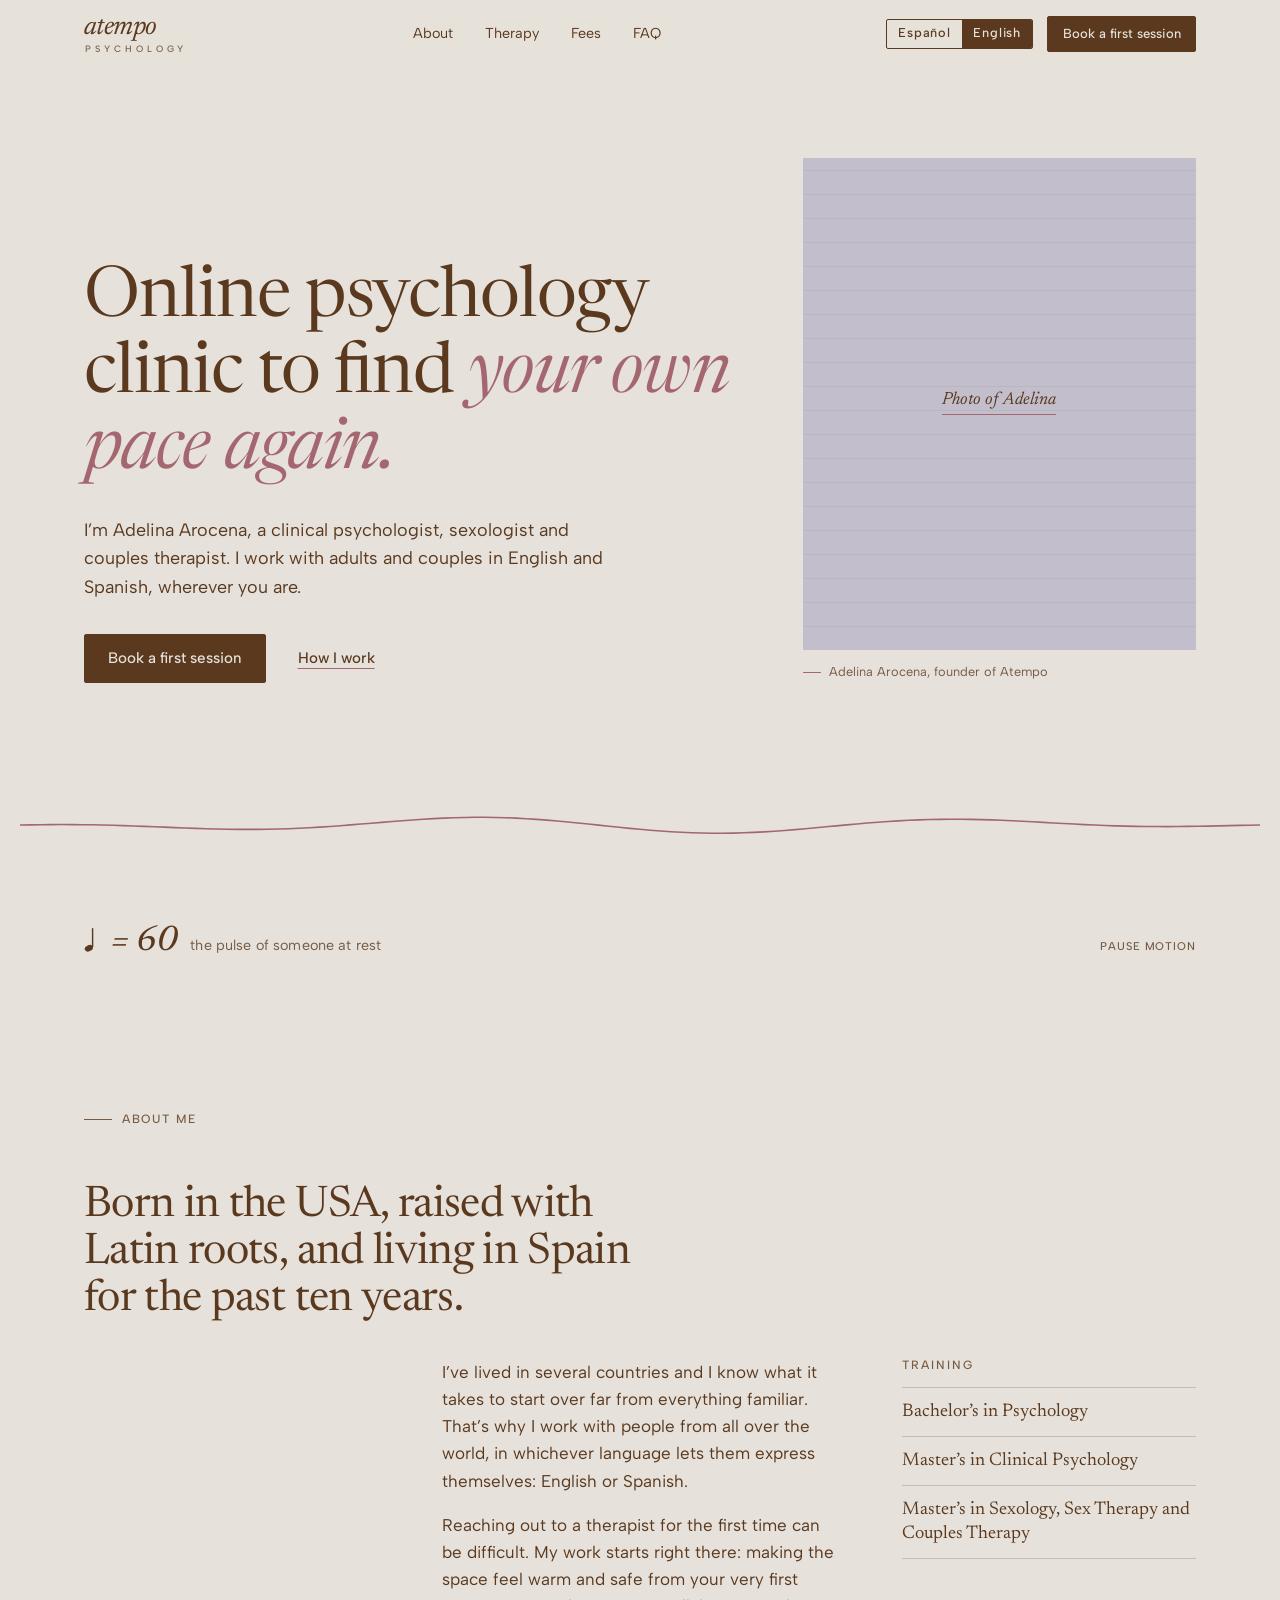
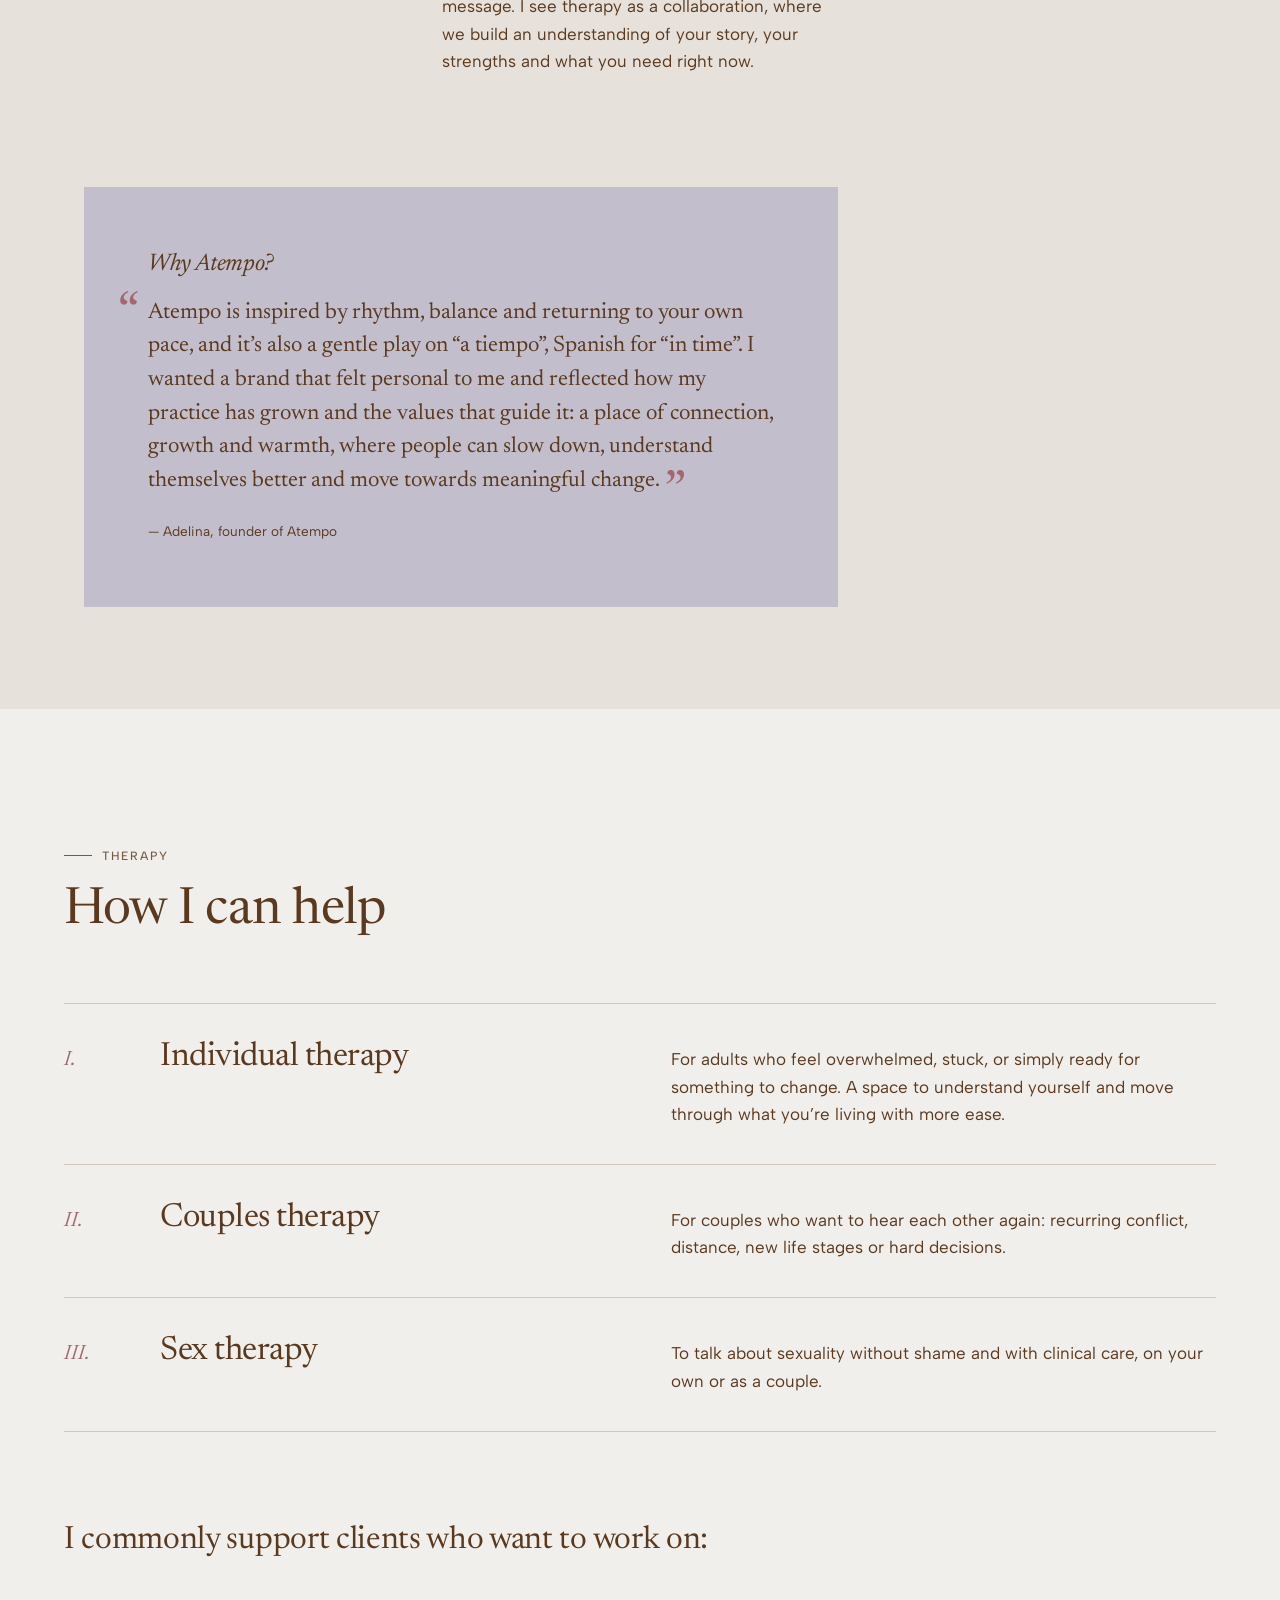
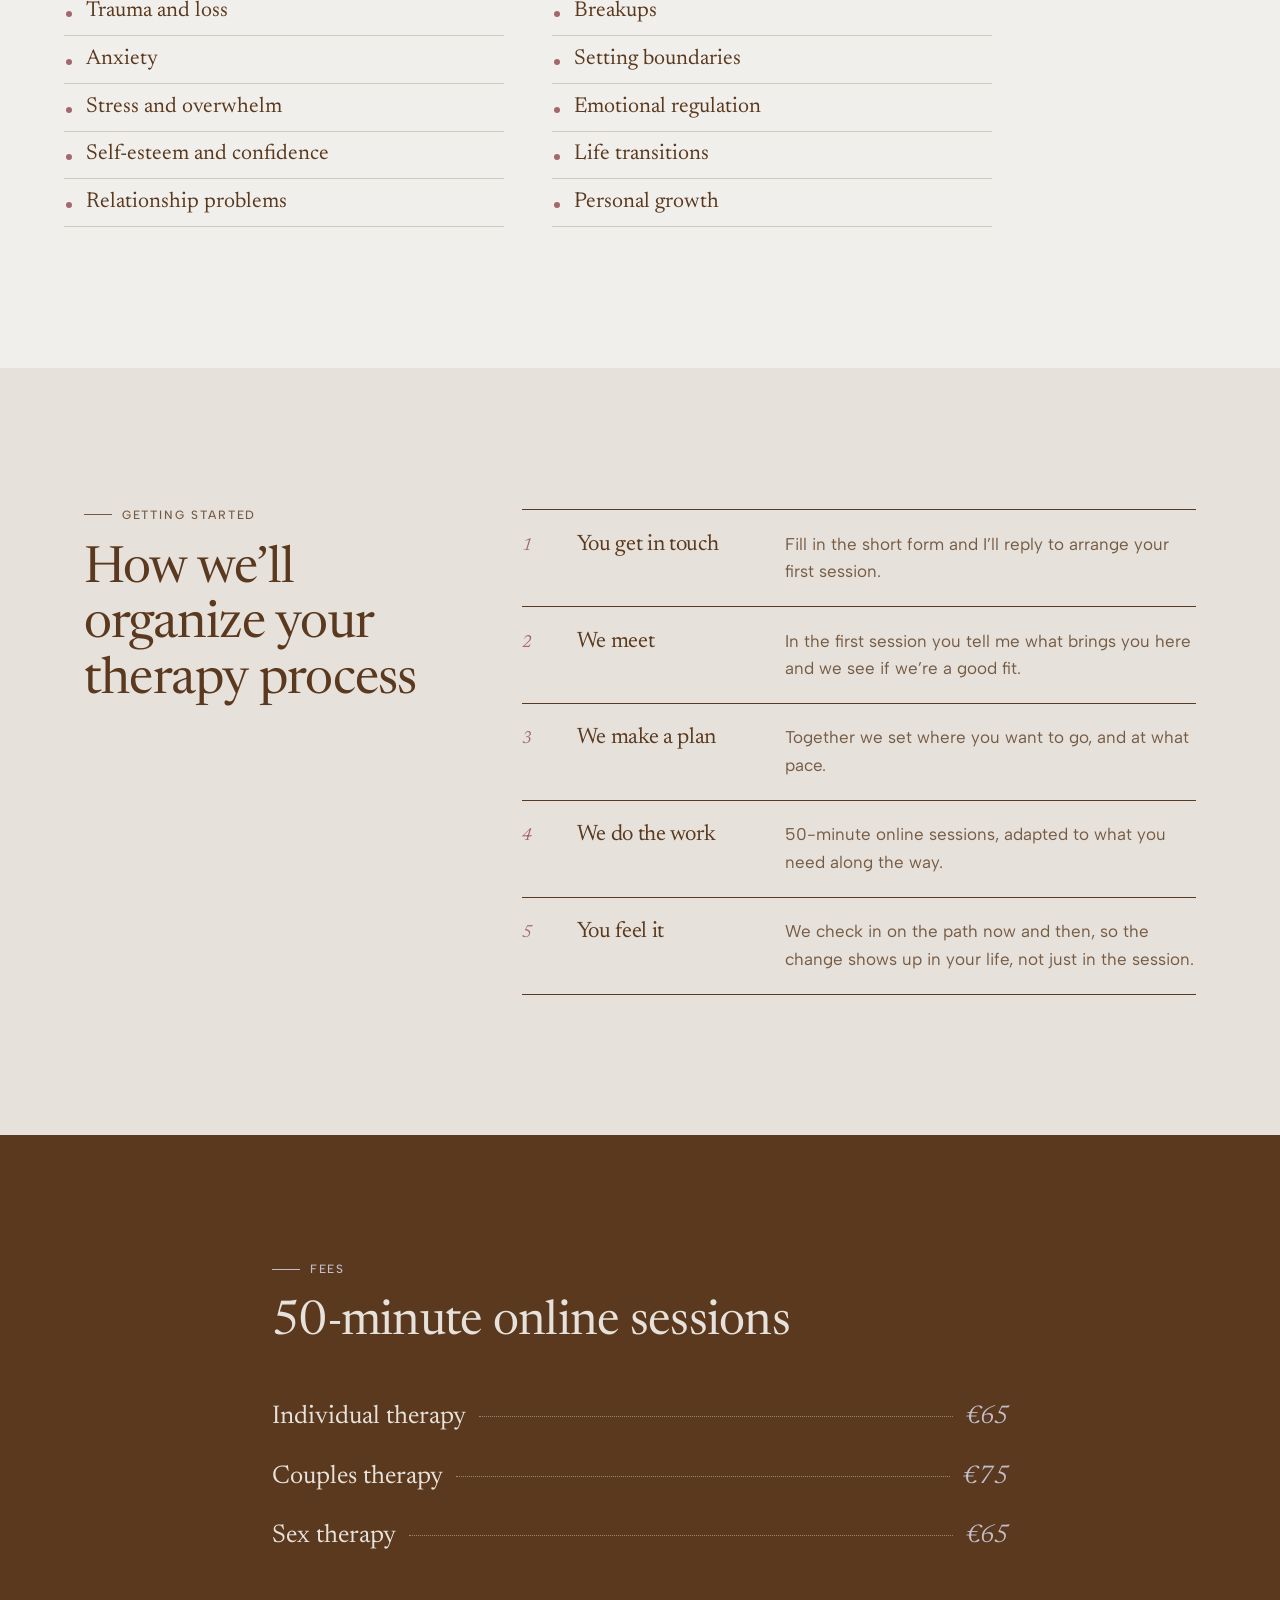
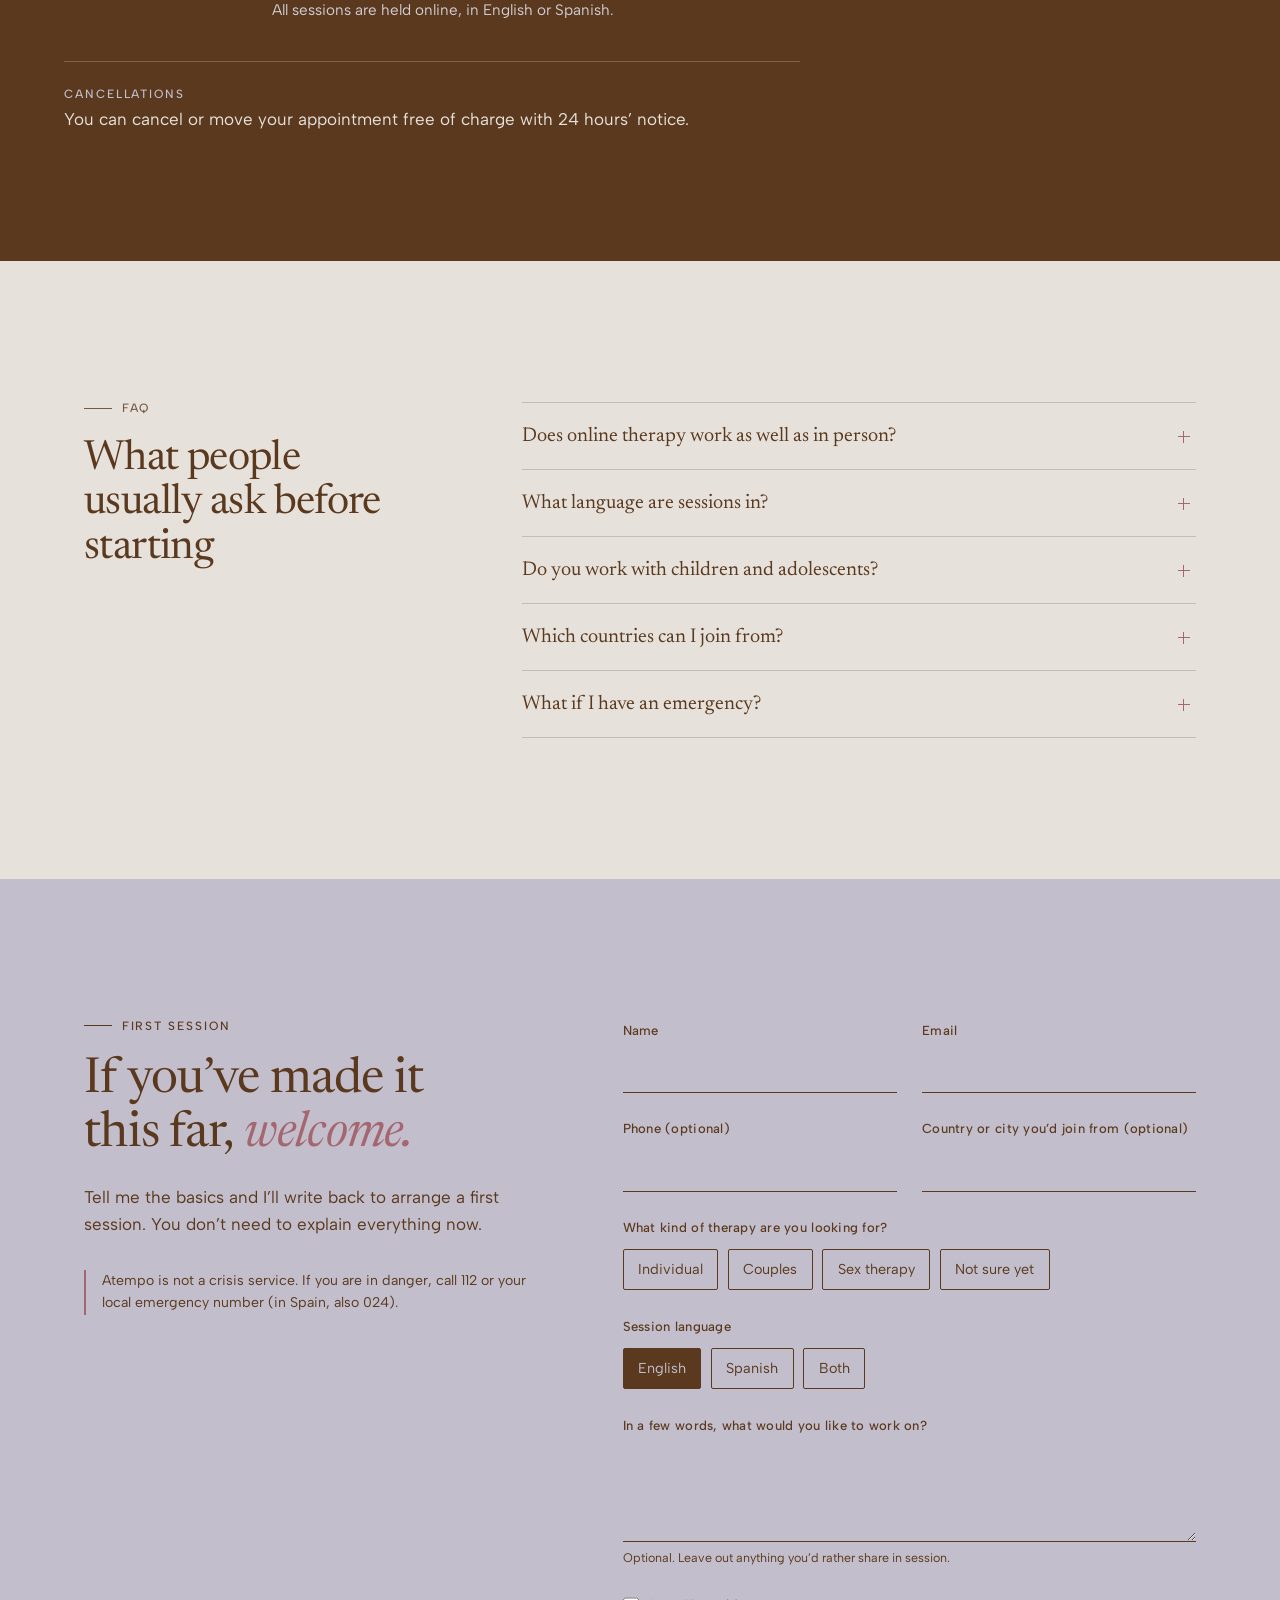
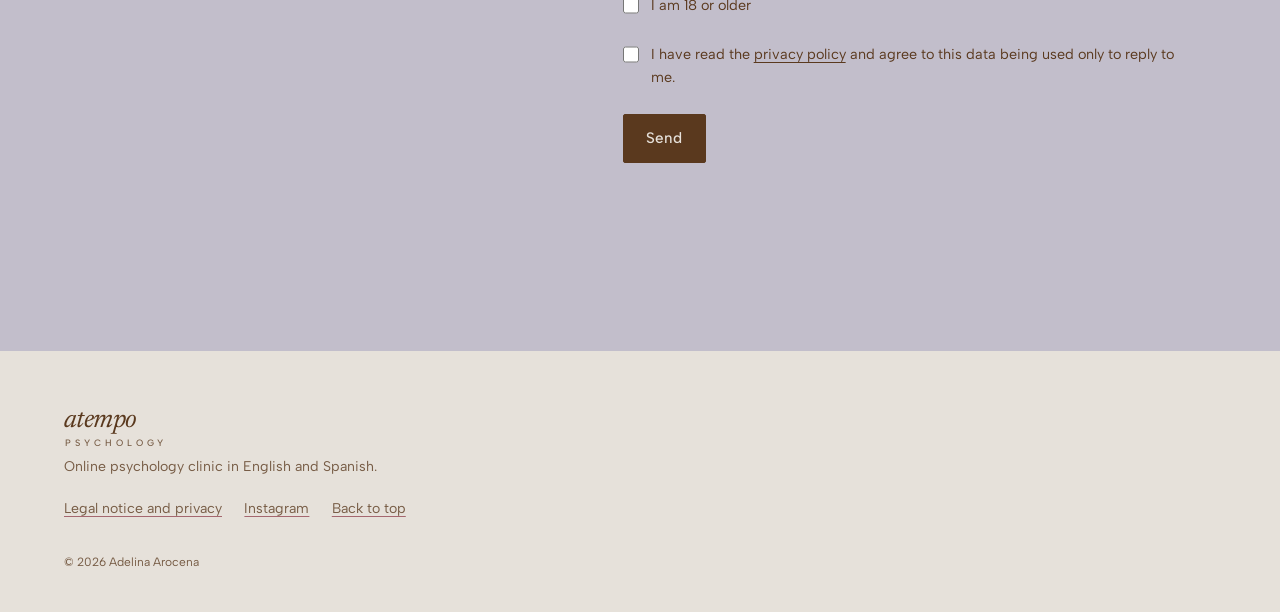
<file: index.html>
<!doctype html>
<html lang="es">
<head>
<meta charset="utf-8">
<meta name="viewport" content="width=device-width, initial-scale=1">
<title>Atempo Psychology · Adelina Arocena, psicóloga clínica online</title>
<meta name="description" content="Clínica de psicología online en español e inglés con Adelina Arocena: terapia individual, de pareja y sexual para adultos, estés donde estés.">
<link rel="canonical" href="https://atempopsychology.com/">
<link rel="alternate" hreflang="es" href="https://atempopsychology.com/">
<link rel="alternate" hreflang="en" href="https://atempopsychology.com/en/">
<link rel="alternate" hreflang="x-default" href="https://atempopsychology.com/">
<meta property="og:url" content="https://atempopsychology.com/">
<meta property="og:image" content="https://atempopsychology.com/assets/img/og.png">
<meta property="og:type" content="website">
<meta property="og:title" content="Atempo Psychology · Adelina Arocena, psicóloga clínica online">
<meta property="og:description" content="Clínica de psicología online en español e inglés con Adelina Arocena: terapia individual, de pareja y sexual para adultos, estés donde estés.">
<meta property="og:locale" content="es_ES">
<meta name="theme-color" content="#E6E1DA">
<link rel="icon" href="assets/img/favicon.svg" type="image/svg+xml">
<link rel="preload" href="assets/fonts/newsreader-latin-opsz-normal.woff2" as="font" type="font/woff2" crossorigin>
<link rel="preload" href="assets/fonts/albert-sans-latin-wght-normal.woff2" as="font" type="font/woff2" crossorigin>
<link rel="stylesheet" href="assets/css/site.css?v=mv6yrdzw">
<style id="theme">@font-face{font-family:"Newsreader";src:url(assets/fonts/newsreader-latin-opsz-normal.woff2) format("woff2");font-weight:200 800;font-style:normal;font-display:swap}
@font-face{font-family:"Newsreader";src:url(assets/fonts/newsreader-latin-opsz-italic.woff2) format("woff2");font-weight:200 800;font-style:italic;font-display:swap}
@font-face{font-family:"Albert Sans";src:url(assets/fonts/albert-sans-latin-wght-normal.woff2) format("woff2");font-weight:100 900;font-style:normal;font-display:swap}
:root{--linen:#E6E1DA;--lav:#C2BECB;--brown:#5A391E;--rose:#A5676F;--serif:"Newsreader",Georgia,serif;--sans:"Albert Sans",system-ui,sans-serif}</style>
<script>document.documentElement.classList.add('js');</script>
<script>
try{if(!localStorage.getItem('atempo-lang')&&!/^es\b/i.test(navigator.language||'')&&!/[?&]lang=es/.test(location.search)){location.replace('en/'+location.hash)}}catch(e){}
</script>
<script type="application/ld+json">{"@context":"https://schema.org","@type":"Psychologist","name":"Atempo Psychology","founder":{"@type":"Person","name":"Adelina Arocena","jobTitle":"psicóloga clínica"},"description":"Clínica de psicología online en español e inglés con Adelina Arocena: terapia individual, de pareja y sexual para adultos, estés donde estés.","url":"https://atempopsychology.com/","areaServed":"Worldwide","availableLanguage":["es","en"],"sameAs":["https://instagram.com/atempo__psych"]}</script>
</head>
<body>
<a class="skip" href="#main">Saltar al contenido</a>

<header class="top" id="top">
  <a class="mark" href="./" aria-label="Atempo Psychology">
    <span class="mark__word">atempo</span><span class="mark__sub">psychology</span>
  </a>
  <nav class="top__nav" aria-label="Principal">
    <a href="#sobre">Sobre mí</a>
    <a href="#terapia">Terapia</a>
    <a href="#honorarios">Honorarios</a>
    <a href="#preguntas">Preguntas</a>
  </nav>
  <div class="top__end">
    <nav class="langs" aria-label="Idioma / Language">
      <a href="./" hreflang="es" lang="es" data-lang="es" class="is-on" aria-current="page"><span class="langs__long">Español</span><span class="langs__short">ES</span></a>
      <a href="en/" hreflang="en" lang="en" data-lang="en"><span class="langs__long">English</span><span class="langs__short">EN</span></a>
    </nav>
    <a class="btn btn--small" href="#contacto">Primera consulta</a>
    <button class="menu-btn" type="button" aria-expanded="false" aria-controls="menu" data-open="Menú" data-close="Cerrar">Menú</button>
  </div>
</header>
<nav class="sheet" id="menu" aria-label="Secciones">
  <ol>
    <li><a href="#sobre">Sobre mí</a></li>
    <li><a href="#terapia">Terapia</a></li>
    <li><a href="#honorarios">Honorarios</a></li>
    <li><a href="#preguntas">Preguntas</a></li>
  </ol>
  <a class="btn" href="#contacto">Primera consulta</a>
</nav>

<main id="main">

<section class="hero" aria-labelledby="hero-title" data-sec="hero">
  <div class="hero__text">
    <h1 id="hero-title">Clínica de psicología online para volver a <em>tu propio ritmo.</em></h1>
    <p class="hero__lead">Soy Adelina Arocena, psicóloga clínica, sexóloga y terapeuta de pareja. Acompaño a adultos y parejas en español y en inglés, estés donde estés.</p>
    <p class="hero__actions">
      <a class="btn" href="#contacto">Pedir una primera consulta</a>
      <a class="link" href="#pasos">Cómo trabajo</a>
    </p>
  </div>
  <figure class="portrait">
    <div class="portrait__frame">
      <div class="portrait__empty" role="img" aria-label="Foto de Adelina"><span>Foto de Adelina</span></div>
    </div>
    <figcaption>Adelina Arocena, fundadora de Atempo</figcaption>
  </figure>
  <div class="pulse" aria-hidden="true">
    <svg class="pulse__svg" viewBox="0 0 1200 80" preserveAspectRatio="none"><path class="pulse__path" d="M0 40 L1200 40"/></svg>
  </div>
  <div class="pulse__row">
  <p class="pulse__label"><span class="pulse__note"><svg viewBox="0 0 10 22" width="12" height="26" aria-hidden="true"><ellipse cx="4" cy="18" rx="3.6" ry="2.6" transform="rotate(-22 4 18)" fill="currentColor"/><path d="M7.2 17V1" stroke="currentColor" stroke-width="1.2"/></svg> = 60</span> <span>el pulso de alguien en calma</span></p>
  <button class="motion" type="button" aria-pressed="false" data-pause="Pausar movimiento" data-play="Reanudar movimiento">Pausar movimiento</button>
  </div>
</section>

<section class="about" id="sobre" aria-labelledby="about-title" data-sec="about">
  <p class="kicker">Sobre mí</p>
  <h2 id="about-title" class="about__title reveal">Nací en Estados Unidos, crecí entre raíces latinas y llevo diez años viviendo en España.</h2>
  <div class="about__body reveal">
    <p>He vivido en varios países y sé lo que es empezar de cero lejos de lo conocido. Por eso trabajo con personas de todas partes del mundo, en el idioma en el que mejor puedan expresarse: español o inglés.</p>
    <p>Dar el paso de escribir a una psicóloga por primera vez puede ser difícil. Mi trabajo empieza ahí: que desde el primer mensaje sientas un espacio cálido y seguro. Entiendo la terapia como un trabajo en equipo, en el que vamos comprendiendo juntos tu historia, tus recursos y lo que necesitas ahora.</p>
  </div>
  <aside class="about__creds reveal" aria-labelledby="creds-title">
    <h3 id="creds-title">Formación</h3>
    <ul><li>Grado en Psicología</li><li>Máster en Psicología Clínica</li><li>Máster en Sexología, Terapia Sexual y Terapia de Pareja</li></ul>
    
    
  </aside>
  <figure class="quote reveal">
    <h3 class="quote__title">¿Por qué Atempo?</h3>
    <blockquote><p>Atempo nace del ritmo, del equilibrio y de volver a tu propio paso. También es un pequeño juego con “a tiempo”. Quería una marca que se sintiera mía y que reflejara cómo ha crecido mi práctica y los valores que la guían: un lugar de conexión, crecimiento y calidez, donde bajar el ritmo, entenderte mejor y avanzar hacia un cambio que tenga sentido para ti.</p></blockquote>
    <figcaption>Adelina, fundadora de Atempo</figcaption>
  </figure>
</section>

<section class="help" id="terapia" aria-labelledby="help-title" data-sec="help">
  <div class="help__head">
    <p class="kicker">Terapia</p>
    <h2 id="help-title">En qué te puedo acompañar</h2>
  </div>
  <ol class="movements">
    <li class="movement reveal">
      <span class="movement__n">I.</span>
      <h3>Terapia individual</h3>
      <p>Para adultos que se sienten desbordados, estancados o simplemente con ganas de cambiar algo. Un espacio para entenderte y moverte con más calma por lo que estás viviendo.</p>
    </li><li class="movement reveal">
      <span class="movement__n">II.</span>
      <h3>Terapia de pareja</h3>
      <p>Para parejas que quieren volver a escucharse: conflictos que se repiten, distancia, cambios de etapa o decisiones difíciles.</p>
    </li><li class="movement reveal">
      <span class="movement__n">III.</span>
      <h3>Terapia sexual</h3>
      <p>Para hablar de sexualidad sin vergüenza y con rigor clínico, en solitario o en pareja.</p>
    </li>
  </ol>
  <div class="themes reveal">
    <h3>Suelo acompañar a personas que quieren trabajar:</h3>
    <ul class="themes__list"><li>Trauma y duelo</li><li>Ansiedad</li><li>Estrés y sensación de desborde</li><li>Autoestima y confianza en ti</li><li>Problemas de pareja</li><li>Rupturas</li><li>Poner límites</li><li>Regulación emocional</li><li>Cambios vitales y adaptación</li><li>Crecimiento personal</li></ul>
  </div>
</section>

<section class="steps" id="pasos" aria-labelledby="steps-title" data-sec="steps">
  <div class="steps__head">
    <p class="kicker">Cómo es empezar</p>
    <h2 id="steps-title">Cómo organizaremos tu proceso de terapia</h2>
  </div>
  <ol class="staff">
    <li class="reveal"><span class="staff__n">1</span><h3>Me escribes</h3><p>Rellenas el formulario con lo básico y te respondo para coordinar la primera sesión.</p></li><li class="reveal"><span class="staff__n">2</span><h3>Nos conocemos</h3><p>En la primera sesión me cuentas qué te trae y vemos si encajamos.</p></li><li class="reveal"><span class="staff__n">3</span><h3>Hacemos un plan</h3><p>Definimos juntas o juntos hacia dónde quieres ir y a qué ritmo.</p></li><li class="reveal"><span class="staff__n">4</span><h3>Trabajamos</h3><p>Sesiones online de 50 minutos, adaptadas a lo que vas necesitando.</p></li><li class="reveal"><span class="staff__n">5</span><h3>Lo notas</h3><p>Revisamos el camino de vez en cuando para que el cambio se sienta en tu vida, no solo en la consulta.</p></li>
  </ol>
</section>

<section class="fees" id="honorarios" aria-labelledby="fees-title" data-sec="fees">
  <p class="kicker">Honorarios</p>
  <h2 id="fees-title">Sesiones online de 50 minutos</h2>
  <dl class="programme">
    <div class="programme__row"><dt>Terapia individual</dt><dd>65 €</dd></div><div class="programme__row"><dt>Terapia de pareja</dt><dd>75 €</dd></div><div class="programme__row"><dt>Terapia sexual</dt><dd>65 €</dd></div>
  </dl>
  <p class="fees__note">Todas las sesiones son online, en español o en inglés.</p>
  <dl class="fees__info">
    
    <div><dt>Cancelaciones</dt><dd>Puedes cancelar o cambiar tu cita sin coste avisando con 24 horas de antelación.</dd></div>
  </dl>
</section>

<section class="faq" id="preguntas" aria-labelledby="faq-title" data-sec="faq">
  <div class="faq__head">
    <p class="kicker">Preguntas</p>
    <h2 id="faq-title">Lo que suele preguntarse antes de empezar</h2>
  </div>
  <div class="faq__list">
    <details><summary>¿La terapia online funciona igual que la presencial?</summary><p>Para la mayoría de las personas, sí. La investigación muestra que la terapia online puede ser tan eficaz como la presencial, y te ahorra desplazamientos: solo necesitas un dispositivo, buena conexión y un sitio donde hablar con tranquilidad. No es lo indicado para todo el mundo; si tienes dudas, escríbeme y lo valoramos.</p></details><details><summary>¿En qué idioma son las sesiones?</summary><p>En español o en inglés, los dos son mis idiomas nativos. Puedes elegir el que te resulte más cómodo, o combinar los dos.</p></details><details><summary>¿Atiendes a menores?</summary><p>No. Atempo solo trabaja con personas mayores de 18 años.</p></details><details><summary>¿Desde qué países puedo hacer terapia contigo?</summary><p>Estés donde estés, aquí estoy para ti.</p></details><details><summary>¿Y si tengo una emergencia?</summary><p>Atempo no es un servicio de urgencias. Si tu vida o la de otra persona corre peligro, llama al 112 o al número de emergencias de tu país. En España también puedes llamar al 024, la línea de atención a la conducta suicida, gratuita y disponible las 24 horas.</p></details>
  </div>
</section>

<section class="contact" id="contacto" aria-labelledby="contact-title" data-sec="contact">
  <div class="contact__intro">
    <p class="kicker">Primera consulta</p>
    <h2 id="contact-title">Si has llegado hasta aquí, <em>bienvenida, bienvenido.</em></h2>
    <p>Cuéntame lo básico y te escribo para coordinar la primera sesión. No hace falta que lo expliques todo ahora.</p>
    
    <p class="contact__crisis">Atempo no es un servicio de urgencias. Si estás en peligro, llama al 112 o al número de emergencias de tu país (en España, también al 024).</p>
  </div>
  <form class="form" method="post" data-endpoint="" data-email=""
        data-sending="Enviando…" data-ok="Gracias. He recibido tu mensaje y te responderé lo antes posible." data-fail="No se ha podido enviar. Escríbeme directamente a" novalidate>
    <input type="hidden" name="_subject" value="Nueva consulta desde atempo">
    <input type="hidden" name="idioma_web" value="es">
    <p class="form__hp" aria-hidden="true"><label>Web <input type="text" name="_gotcha" tabindex="-1" autocomplete="off"></label></p>
    <div class="field"><label for="f-name">Nombre</label><input id="f-name" name="nombre" autocomplete="name" required></div>
    <div class="field"><label for="f-email">Correo electrónico</label><input id="f-email" name="email" type="email" autocomplete="email" required></div>
    <div class="field"><label for="f-phone">Teléfono (opcional)</label><input id="f-phone" name="telefono" type="tel" autocomplete="tel"></div>
    <div class="field"><label for="f-where">País o ciudad desde donde te conectarías (opcional)</label><input id="f-where" name="pais_ciudad" autocomplete="country-name"></div>
    <fieldset class="choice">
      <legend>¿Qué tipo de terapia buscas?</legend>
      <label><input type="radio" name="tipo" value="Individual" required> <span>Individual</span></label><label><input type="radio" name="tipo" value="De pareja"> <span>De pareja</span></label><label><input type="radio" name="tipo" value="Sexual"> <span>Sexual</span></label><label><input type="radio" name="tipo" value="Aún no lo sé"> <span>Aún no lo sé</span></label>
    </fieldset>
    <fieldset class="choice">
      <legend>Idioma de las sesiones</legend>
      <label><input type="radio" name="idioma" value="Español" checked> <span>Español</span></label><label><input type="radio" name="idioma" value="Inglés"> <span>Inglés</span></label><label><input type="radio" name="idioma" value="Los dos"> <span>Los dos</span></label>
    </fieldset>
    <div class="field field--wide"><label for="f-msg">En pocas palabras, ¿qué te gustaría trabajar?</label><textarea id="f-msg" name="mensaje" rows="3" maxlength="800" aria-describedby="f-msg-hint"></textarea><small id="f-msg-hint">Opcional. No incluyas detalles que prefieras contar en sesión.</small></div>
    <label class="check"><input type="checkbox" name="mayor_de_18" value="si" required> <span>Soy mayor de 18 años</span></label>
    <label class="check"><input type="checkbox" name="privacidad" value="si" required> <span>He leído la <a href="privacidad.html">política de privacidad</a> y acepto que se usen estos datos solo para responderme.</span></label>
    <p class="form__end"><button class="btn" type="submit">Enviar</button></p>
    <p class="form__status" role="status" aria-live="polite"></p>
  </form>
</section>

</main>

<a class="dock" href="#contacto" tabindex="-1" aria-hidden="true">Primera consulta</a>

<footer class="foot" data-sec="footer">
  <p class="mark mark--foot"><span class="mark__word">atempo</span><span class="mark__sub">psychology</span></p>
  <p>Clínica de psicología online en español e inglés.</p>
  <p class="foot__links">
    <a href="privacidad.html">Aviso legal y privacidad</a>
    <a href="https://instagram.com/atempo__psych" rel="noopener">Instagram</a>
    <a href="#top">Volver arriba</a>
  </p>
  <p class="foot__small">© 2026 Adelina Arocena</p>
</footer>

<script src="assets/js/site.js?v=mv6yrdzw" defer></script>

</body>
</html>
</file>
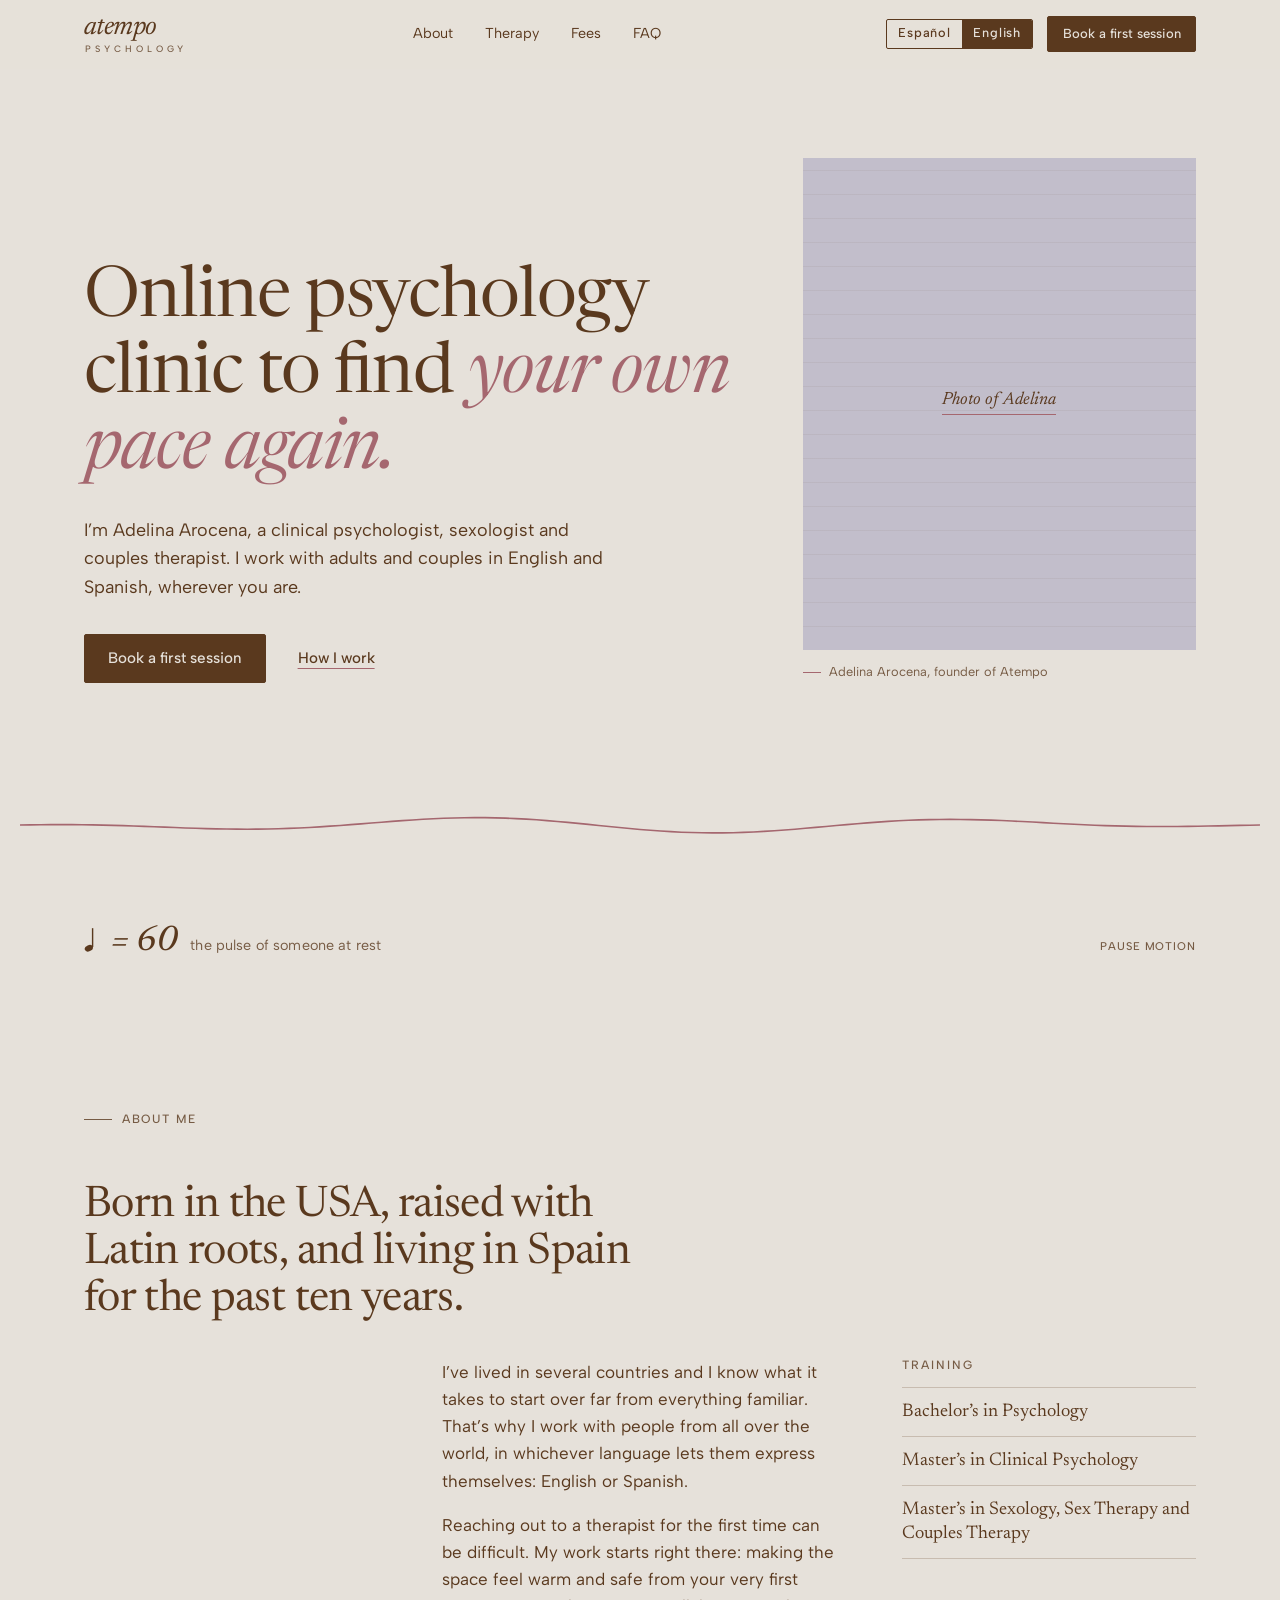
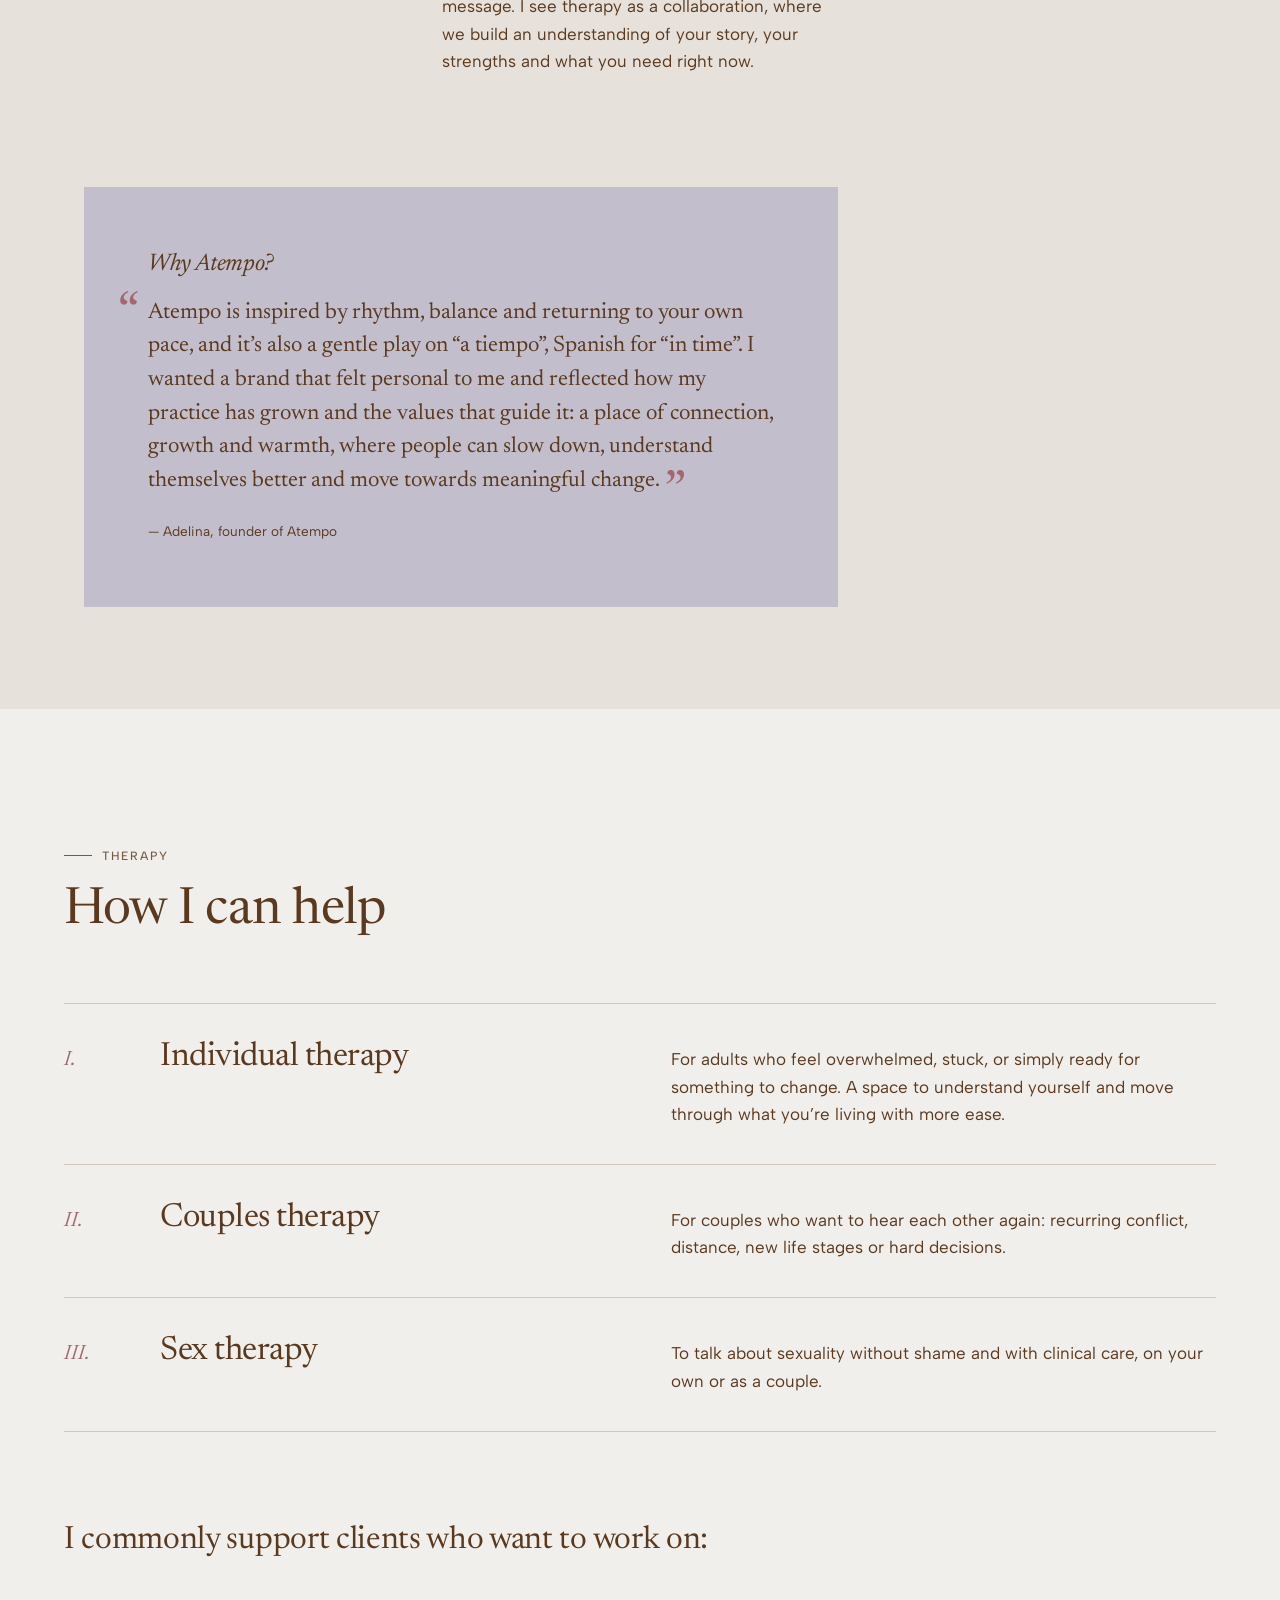
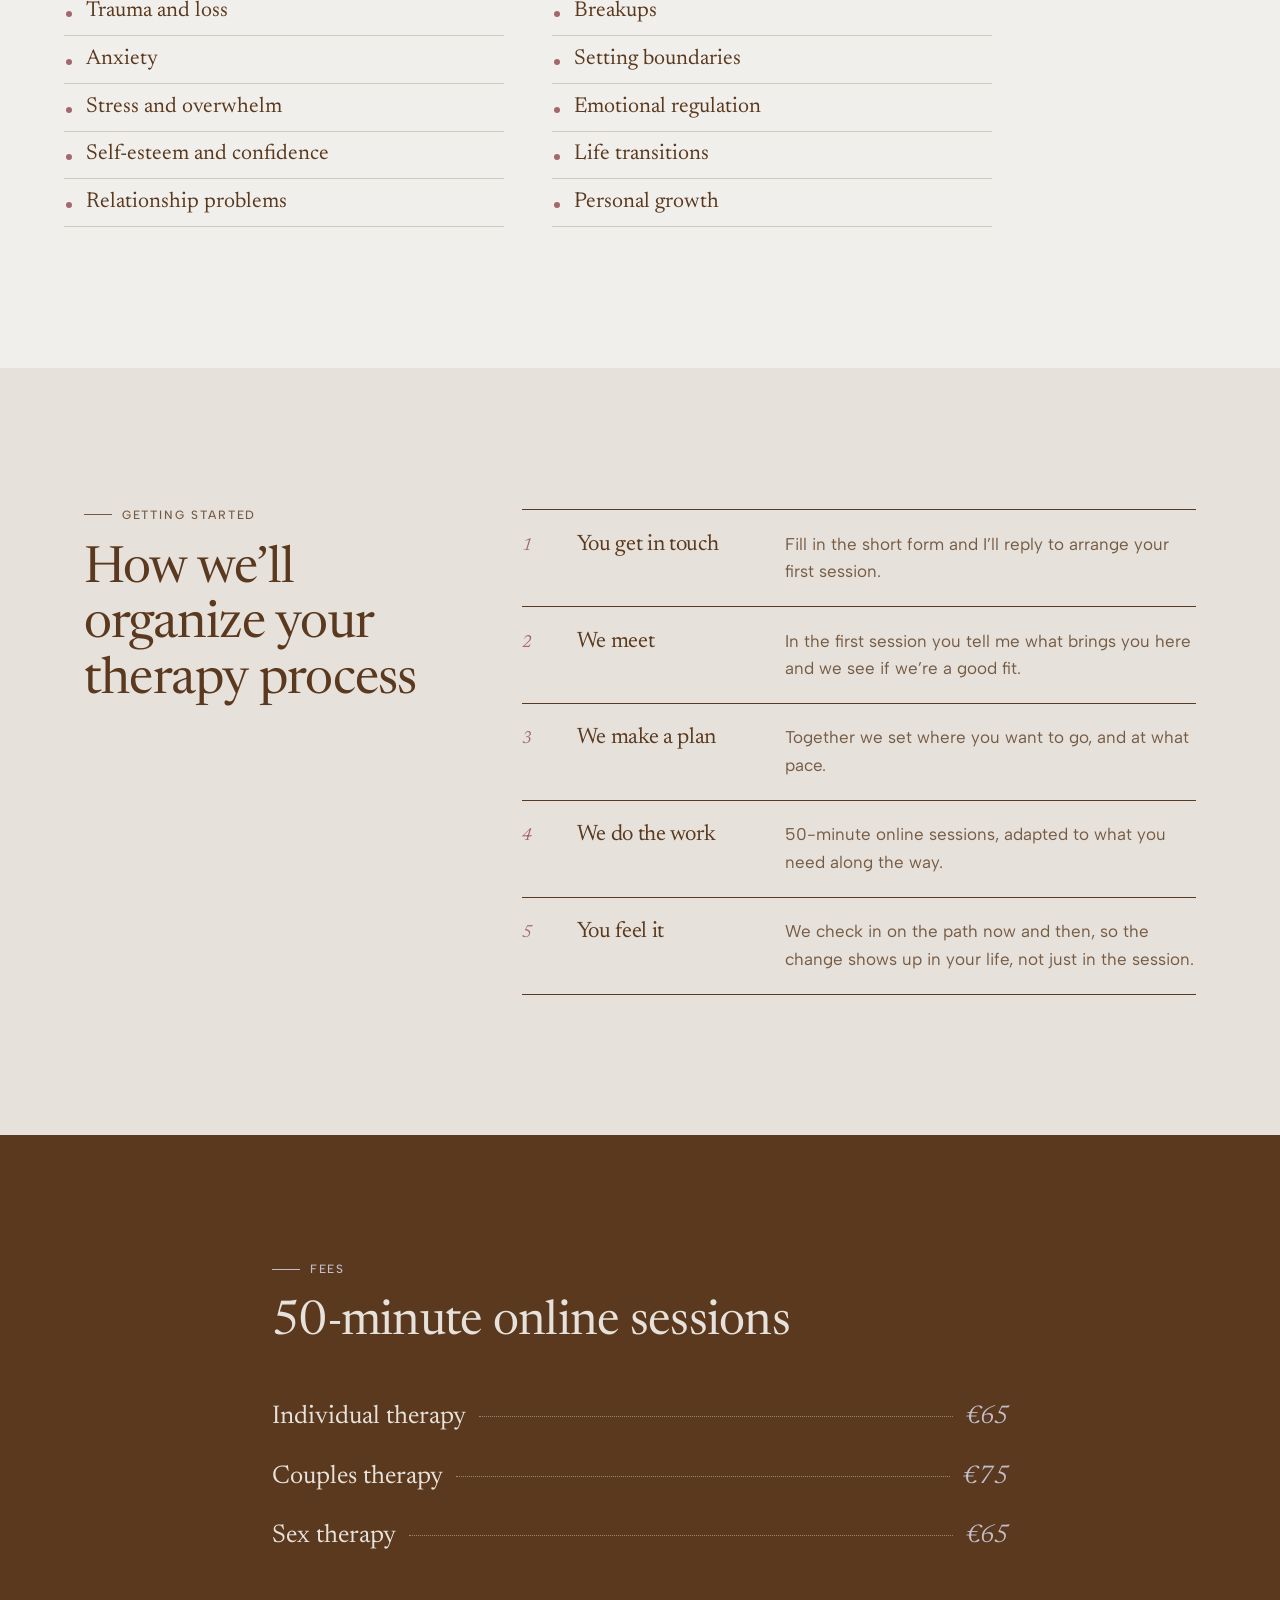
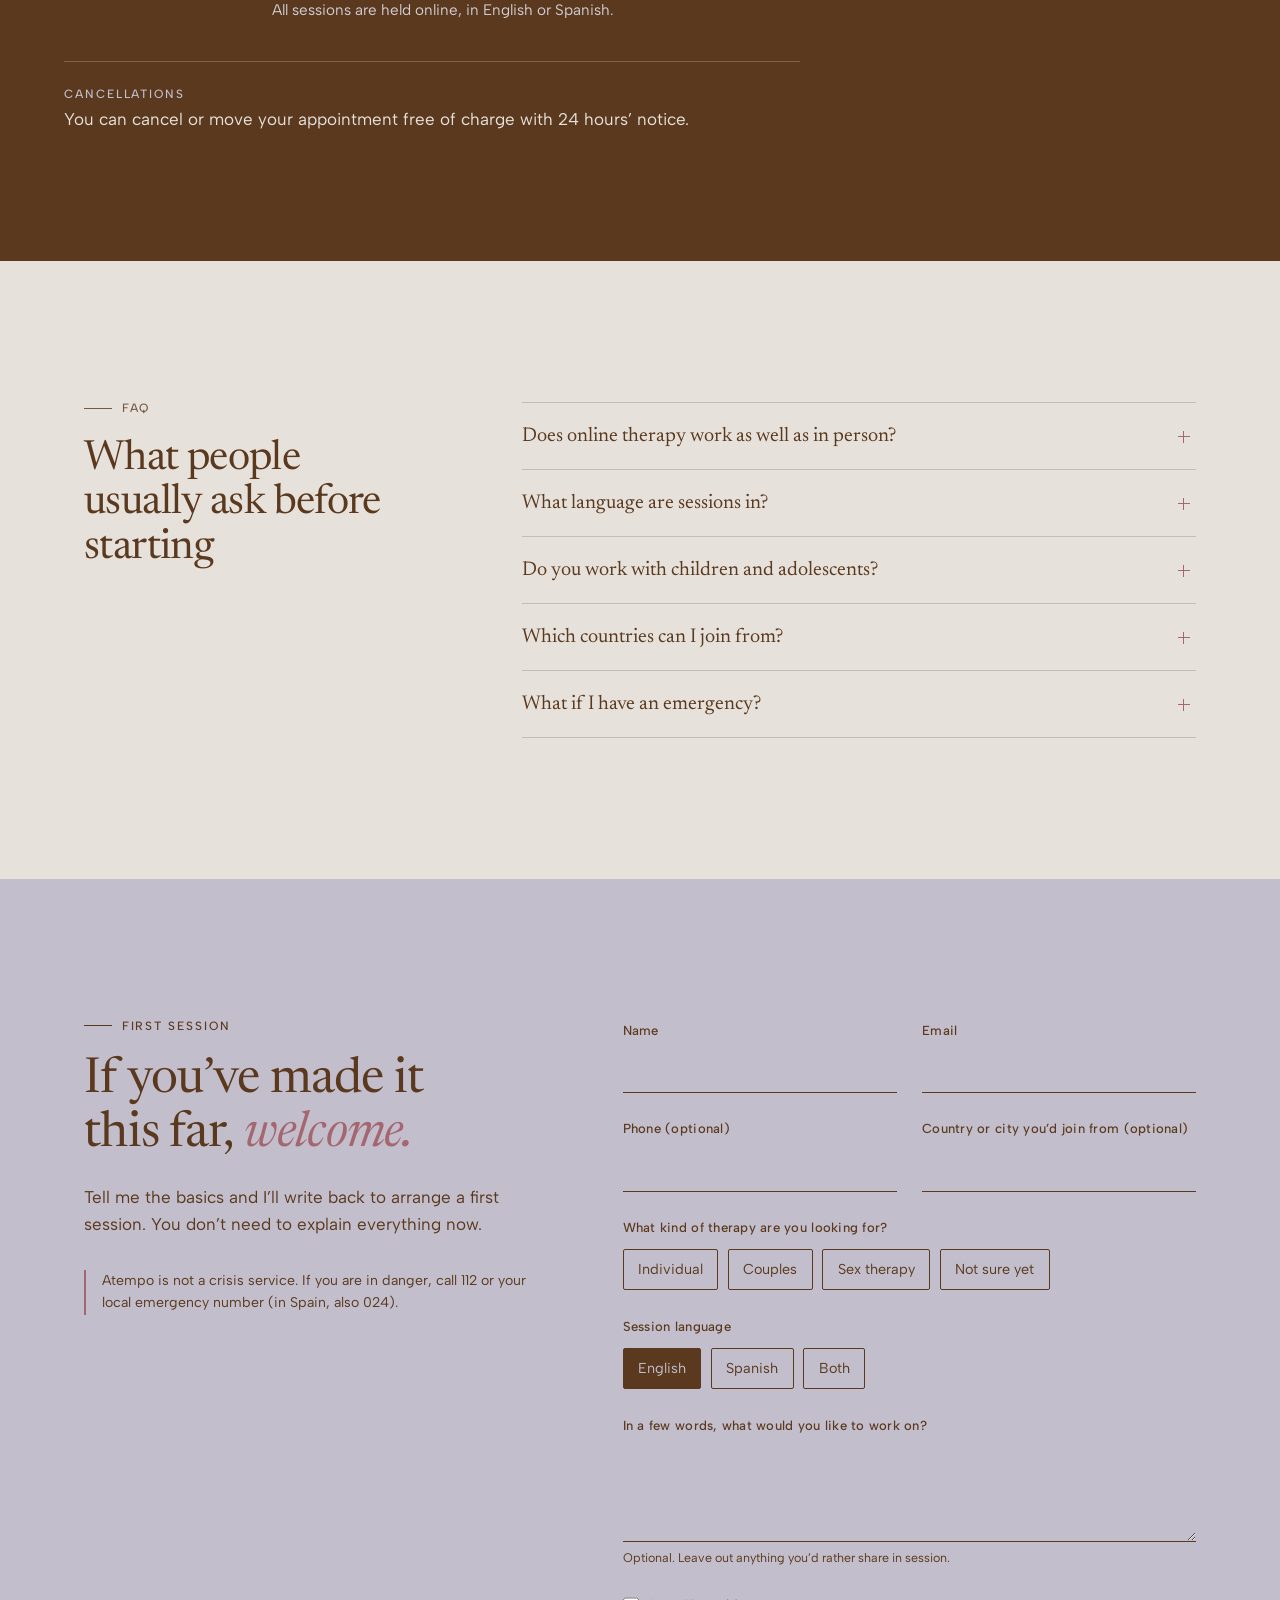
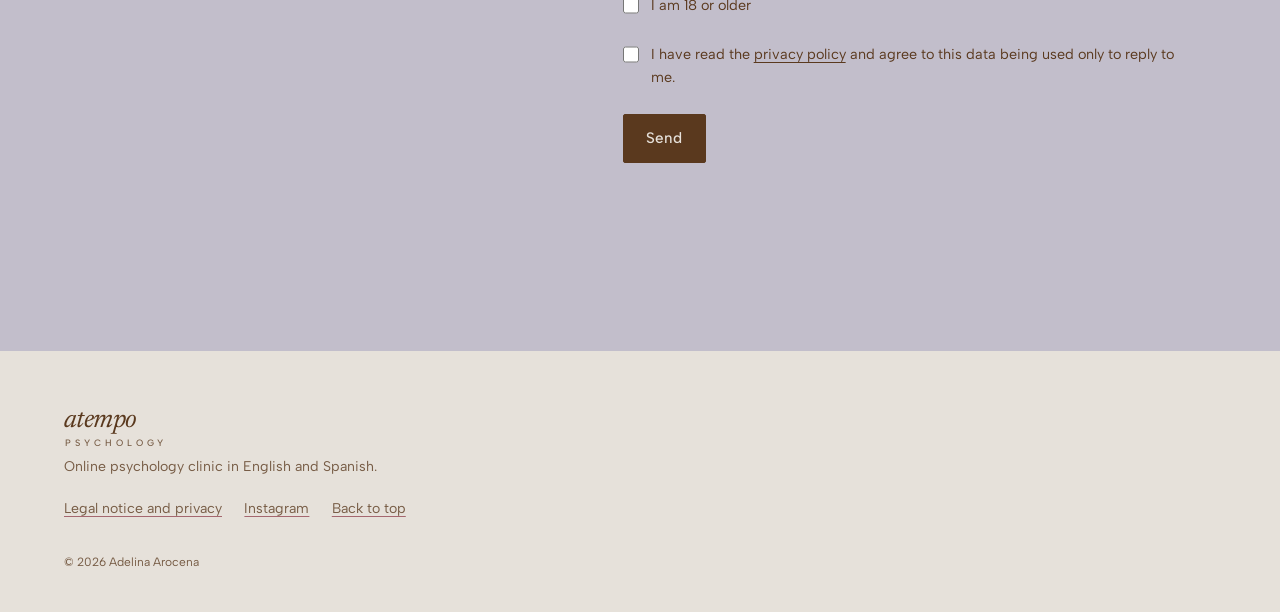
<file: en/index.html>
<!doctype html>
<html lang="en">
<head>
<meta charset="utf-8">
<meta name="viewport" content="width=device-width, initial-scale=1">
<title>Atempo Psychology · Adelina Arocena, online clinical psychologist</title>
<meta name="description" content="Online psychology clinic in English and Spanish with Adelina Arocena: individual, couples and sex therapy for adults, wherever you are.">
<link rel="canonical" href="https://atempopsychology.com/en/">
<link rel="alternate" hreflang="es" href="https://atempopsychology.com/">
<link rel="alternate" hreflang="en" href="https://atempopsychology.com/en/">
<link rel="alternate" hreflang="x-default" href="https://atempopsychology.com/">
<meta property="og:url" content="https://atempopsychology.com/en/">
<meta property="og:image" content="https://atempopsychology.com/assets/img/og.png">
<meta property="og:type" content="website">
<meta property="og:title" content="Atempo Psychology · Adelina Arocena, online clinical psychologist">
<meta property="og:description" content="Online psychology clinic in English and Spanish with Adelina Arocena: individual, couples and sex therapy for adults, wherever you are.">
<meta property="og:locale" content="en_US">
<meta name="theme-color" content="#E6E1DA">
<link rel="icon" href="../assets/img/favicon.svg" type="image/svg+xml">
<link rel="preload" href="../assets/fonts/newsreader-latin-opsz-normal.woff2" as="font" type="font/woff2" crossorigin>
<link rel="preload" href="../assets/fonts/albert-sans-latin-wght-normal.woff2" as="font" type="font/woff2" crossorigin>
<link rel="stylesheet" href="../assets/css/site.css?v=mv6yrdzw">
<style id="theme">@font-face{font-family:"Newsreader";src:url(../assets/fonts/newsreader-latin-opsz-normal.woff2) format("woff2");font-weight:200 800;font-style:normal;font-display:swap}
@font-face{font-family:"Newsreader";src:url(../assets/fonts/newsreader-latin-opsz-italic.woff2) format("woff2");font-weight:200 800;font-style:italic;font-display:swap}
@font-face{font-family:"Albert Sans";src:url(../assets/fonts/albert-sans-latin-wght-normal.woff2) format("woff2");font-weight:100 900;font-style:normal;font-display:swap}
:root{--linen:#E6E1DA;--lav:#C2BECB;--brown:#5A391E;--rose:#A5676F;--serif:"Newsreader",Georgia,serif;--sans:"Albert Sans",system-ui,sans-serif}</style>
<script>document.documentElement.classList.add('js');</script>

<script type="application/ld+json">{"@context":"https://schema.org","@type":"Psychologist","name":"Atempo Psychology","founder":{"@type":"Person","name":"Adelina Arocena","jobTitle":"clinical psychologist"},"description":"Online psychology clinic in English and Spanish with Adelina Arocena: individual, couples and sex therapy for adults, wherever you are.","url":"https://atempopsychology.com/en/","areaServed":"Worldwide","availableLanguage":["es","en"],"sameAs":["https://instagram.com/atempo__psych"]}</script>
</head>
<body>
<a class="skip" href="#main">Skip to content</a>

<header class="top" id="top">
  <a class="mark" href="./" aria-label="Atempo Psychology">
    <span class="mark__word">atempo</span><span class="mark__sub">psychology</span>
  </a>
  <nav class="top__nav" aria-label="Main">
    <a href="#sobre">About</a>
    <a href="#terapia">Therapy</a>
    <a href="#honorarios">Fees</a>
    <a href="#preguntas">FAQ</a>
  </nav>
  <div class="top__end">
    <nav class="langs" aria-label="Idioma / Language">
      <a href="../" hreflang="es" lang="es" data-lang="es"><span class="langs__long">Español</span><span class="langs__short">ES</span></a>
      <a href="./" hreflang="en" lang="en" data-lang="en" class="is-on" aria-current="page"><span class="langs__long">English</span><span class="langs__short">EN</span></a>
    </nav>
    <a class="btn btn--small" href="#contacto">Book a first session</a>
    <button class="menu-btn" type="button" aria-expanded="false" aria-controls="menu" data-open="Menu" data-close="Close">Menu</button>
  </div>
</header>
<nav class="sheet" id="menu" aria-label="Sections">
  <ol>
    <li><a href="#sobre">About</a></li>
    <li><a href="#terapia">Therapy</a></li>
    <li><a href="#honorarios">Fees</a></li>
    <li><a href="#preguntas">FAQ</a></li>
  </ol>
  <a class="btn" href="#contacto">Book a first session</a>
</nav>

<main id="main">

<section class="hero" aria-labelledby="hero-title" data-sec="hero">
  <div class="hero__text">
    <h1 id="hero-title">Online psychology clinic to find <em>your own pace again.</em></h1>
    <p class="hero__lead">I’m Adelina Arocena, a clinical psychologist, sexologist and couples therapist. I work with adults and couples in English and Spanish, wherever you are.</p>
    <p class="hero__actions">
      <a class="btn" href="#contacto">Book a first session</a>
      <a class="link" href="#pasos">How I work</a>
    </p>
  </div>
  <figure class="portrait">
    <div class="portrait__frame">
      <div class="portrait__empty" role="img" aria-label="Photo of Adelina"><span>Photo of Adelina</span></div>
    </div>
    <figcaption>Adelina Arocena, founder of Atempo</figcaption>
  </figure>
  <div class="pulse" aria-hidden="true">
    <svg class="pulse__svg" viewBox="0 0 1200 80" preserveAspectRatio="none"><path class="pulse__path" d="M0 40 L1200 40"/></svg>
  </div>
  <div class="pulse__row">
  <p class="pulse__label"><span class="pulse__note"><svg viewBox="0 0 10 22" width="12" height="26" aria-hidden="true"><ellipse cx="4" cy="18" rx="3.6" ry="2.6" transform="rotate(-22 4 18)" fill="currentColor"/><path d="M7.2 17V1" stroke="currentColor" stroke-width="1.2"/></svg> = 60</span> <span>the pulse of someone at rest</span></p>
  <button class="motion" type="button" aria-pressed="false" data-pause="Pause motion" data-play="Resume motion">Pause motion</button>
  </div>
</section>

<section class="about" id="sobre" aria-labelledby="about-title" data-sec="about">
  <p class="kicker">About me</p>
  <h2 id="about-title" class="about__title reveal">Born in the USA, raised with Latin roots, and living in Spain for the past ten years.</h2>
  <div class="about__body reveal">
    <p>I’ve lived in several countries and I know what it takes to start over far from everything familiar. That’s why I work with people from all over the world, in whichever language lets them express themselves: English or Spanish.</p>
    <p>Reaching out to a therapist for the first time can be difficult. My work starts right there: making the space feel warm and safe from your very first message. I see therapy as a collaboration, where we build an understanding of your story, your strengths and what you need right now.</p>
  </div>
  <aside class="about__creds reveal" aria-labelledby="creds-title">
    <h3 id="creds-title">Training</h3>
    <ul><li>Bachelor’s in Psychology</li><li>Master’s in Clinical Psychology</li><li>Master’s in Sexology, Sex Therapy and Couples Therapy</li></ul>
    
    
  </aside>
  <figure class="quote reveal">
    <h3 class="quote__title">Why Atempo?</h3>
    <blockquote><p>Atempo is inspired by rhythm, balance and returning to your own pace, and it’s also a gentle play on “a tiempo”, Spanish for “in time”. I wanted a brand that felt personal to me and reflected how my practice has grown and the values that guide it: a place of connection, growth and warmth, where people can slow down, understand themselves better and move towards meaningful change.</p></blockquote>
    <figcaption>Adelina, founder of Atempo</figcaption>
  </figure>
</section>

<section class="help" id="terapia" aria-labelledby="help-title" data-sec="help">
  <div class="help__head">
    <p class="kicker">Therapy</p>
    <h2 id="help-title">How I can help</h2>
  </div>
  <ol class="movements">
    <li class="movement reveal">
      <span class="movement__n">I.</span>
      <h3>Individual therapy</h3>
      <p>For adults who feel overwhelmed, stuck, or simply ready for something to change. A space to understand yourself and move through what you’re living with more ease.</p>
    </li><li class="movement reveal">
      <span class="movement__n">II.</span>
      <h3>Couples therapy</h3>
      <p>For couples who want to hear each other again: recurring conflict, distance, new life stages or hard decisions.</p>
    </li><li class="movement reveal">
      <span class="movement__n">III.</span>
      <h3>Sex therapy</h3>
      <p>To talk about sexuality without shame and with clinical care, on your own or as a couple.</p>
    </li>
  </ol>
  <div class="themes reveal">
    <h3>I commonly support clients who want to work on:</h3>
    <ul class="themes__list"><li>Trauma and loss</li><li>Anxiety</li><li>Stress and overwhelm</li><li>Self-esteem and confidence</li><li>Relationship problems</li><li>Breakups</li><li>Setting boundaries</li><li>Emotional regulation</li><li>Life transitions</li><li>Personal growth</li></ul>
  </div>
</section>

<section class="steps" id="pasos" aria-labelledby="steps-title" data-sec="steps">
  <div class="steps__head">
    <p class="kicker">Getting started</p>
    <h2 id="steps-title">How we’ll organize your therapy process</h2>
  </div>
  <ol class="staff">
    <li class="reveal"><span class="staff__n">1</span><h3>You get in touch</h3><p>Fill in the short form and I’ll reply to arrange your first session.</p></li><li class="reveal"><span class="staff__n">2</span><h3>We meet</h3><p>In the first session you tell me what brings you here and we see if we’re a good fit.</p></li><li class="reveal"><span class="staff__n">3</span><h3>We make a plan</h3><p>Together we set where you want to go, and at what pace.</p></li><li class="reveal"><span class="staff__n">4</span><h3>We do the work</h3><p>50-minute online sessions, adapted to what you need along the way.</p></li><li class="reveal"><span class="staff__n">5</span><h3>You feel it</h3><p>We check in on the path now and then, so the change shows up in your life, not just in the session.</p></li>
  </ol>
</section>

<section class="fees" id="honorarios" aria-labelledby="fees-title" data-sec="fees">
  <p class="kicker">Fees</p>
  <h2 id="fees-title">50-minute online sessions</h2>
  <dl class="programme">
    <div class="programme__row"><dt>Individual therapy</dt><dd>€65</dd></div><div class="programme__row"><dt>Couples therapy</dt><dd>€75</dd></div><div class="programme__row"><dt>Sex therapy</dt><dd>€65</dd></div>
  </dl>
  <p class="fees__note">All sessions are held online, in English or Spanish.</p>
  <dl class="fees__info">
    
    <div><dt>Cancellations</dt><dd>You can cancel or move your appointment free of charge with 24 hours’ notice.</dd></div>
  </dl>
</section>

<section class="faq" id="preguntas" aria-labelledby="faq-title" data-sec="faq">
  <div class="faq__head">
    <p class="kicker">FAQ</p>
    <h2 id="faq-title">What people usually ask before starting</h2>
  </div>
  <div class="faq__list">
    <details><summary>Does online therapy work as well as in person?</summary><p>For most people, yes. Research shows online therapy can be just as effective as in-person therapy, and it saves you the commute: all you need is a device, a stable connection and a quiet place to talk. It isn’t right for everyone, so if you’re unsure, write to me and we’ll talk it through.</p></details><details><summary>What language are sessions in?</summary><p>English or Spanish, both are my native languages. Choose whichever feels more comfortable, or use both.</p></details><details><summary>Do you work with children and adolescents?</summary><p>No. Atempo only works with adults aged 18 and over.</p></details><details><summary>Which countries can I join from?</summary><p>Wherever you are, I’m here for you.</p></details><details><summary>What if I have an emergency?</summary><p>Atempo is not a crisis service. If your life or someone else’s is at risk, call 112 or your local emergency number. In Spain you can also call 024, a free 24-hour suicide prevention line.</p></details>
  </div>
</section>

<section class="contact" id="contacto" aria-labelledby="contact-title" data-sec="contact">
  <div class="contact__intro">
    <p class="kicker">First session</p>
    <h2 id="contact-title">If you’ve made it this far, <em>welcome.</em></h2>
    <p>Tell me the basics and I’ll write back to arrange a first session. You don’t need to explain everything now.</p>
    
    <p class="contact__crisis">Atempo is not a crisis service. If you are in danger, call 112 or your local emergency number (in Spain, also 024).</p>
  </div>
  <form class="form" method="post" data-endpoint="" data-email=""
        data-sending="Sending…" data-ok="Thank you. I’ve received your message and will reply as soon as I can." data-fail="Something went wrong. Please write to me directly at" novalidate>
    <input type="hidden" name="_subject" value="New enquiry from atempo">
    <input type="hidden" name="idioma_web" value="en">
    <p class="form__hp" aria-hidden="true"><label>Web <input type="text" name="_gotcha" tabindex="-1" autocomplete="off"></label></p>
    <div class="field"><label for="f-name">Name</label><input id="f-name" name="nombre" autocomplete="name" required></div>
    <div class="field"><label for="f-email">Email</label><input id="f-email" name="email" type="email" autocomplete="email" required></div>
    <div class="field"><label for="f-phone">Phone (optional)</label><input id="f-phone" name="telefono" type="tel" autocomplete="tel"></div>
    <div class="field"><label for="f-where">Country or city you’d join from (optional)</label><input id="f-where" name="pais_ciudad" autocomplete="country-name"></div>
    <fieldset class="choice">
      <legend>What kind of therapy are you looking for?</legend>
      <label><input type="radio" name="tipo" value="Individual" required> <span>Individual</span></label><label><input type="radio" name="tipo" value="Couples"> <span>Couples</span></label><label><input type="radio" name="tipo" value="Sex therapy"> <span>Sex therapy</span></label><label><input type="radio" name="tipo" value="Not sure yet"> <span>Not sure yet</span></label>
    </fieldset>
    <fieldset class="choice">
      <legend>Session language</legend>
      <label><input type="radio" name="idioma" value="English" checked> <span>English</span></label><label><input type="radio" name="idioma" value="Spanish"> <span>Spanish</span></label><label><input type="radio" name="idioma" value="Both"> <span>Both</span></label>
    </fieldset>
    <div class="field field--wide"><label for="f-msg">In a few words, what would you like to work on?</label><textarea id="f-msg" name="mensaje" rows="3" maxlength="800" aria-describedby="f-msg-hint"></textarea><small id="f-msg-hint">Optional. Leave out anything you’d rather share in session.</small></div>
    <label class="check"><input type="checkbox" name="mayor_de_18" value="si" required> <span>I am 18 or older</span></label>
    <label class="check"><input type="checkbox" name="privacidad" value="si" required> <span>I have read the <a href="privacy.html">privacy policy</a> and agree to this data being used only to reply to me.</span></label>
    <p class="form__end"><button class="btn" type="submit">Send</button></p>
    <p class="form__status" role="status" aria-live="polite"></p>
  </form>
</section>

</main>

<a class="dock" href="#contacto" tabindex="-1" aria-hidden="true">Book a first session</a>

<footer class="foot" data-sec="footer">
  <p class="mark mark--foot"><span class="mark__word">atempo</span><span class="mark__sub">psychology</span></p>
  <p>Online psychology clinic in English and Spanish.</p>
  <p class="foot__links">
    <a href="privacy.html">Legal notice and privacy</a>
    <a href="https://instagram.com/atempo__psych" rel="noopener">Instagram</a>
    <a href="#top">Back to top</a>
  </p>
  <p class="foot__small">© 2026 Adelina Arocena</p>
</footer>

<script src="../assets/js/site.js?v=mv6yrdzw" defer></script>

</body>
</html>
</file>
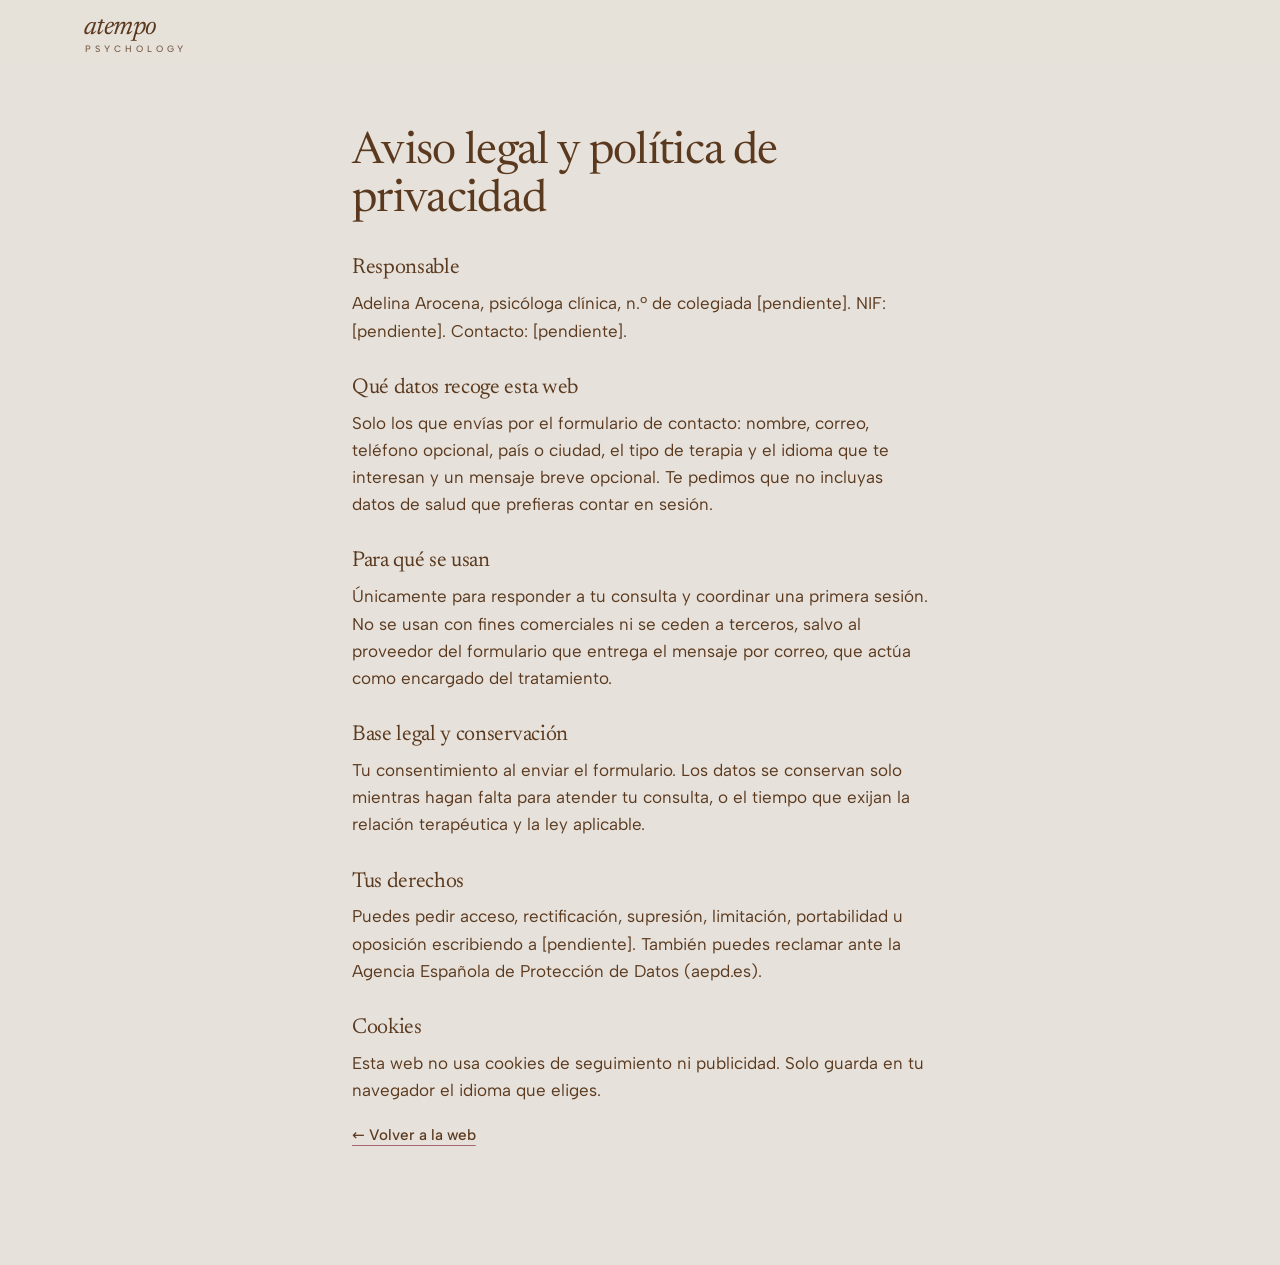
<file: privacidad.html>
<!doctype html>
<html lang="es">
<head>
<meta charset="utf-8">
<meta name="viewport" content="width=device-width, initial-scale=1">
<title>Aviso legal y privacidad · Atempo Psychology</title>
<meta name="robots" content="noindex">
<link rel="icon" href="assets/img/favicon.svg" type="image/svg+xml">
<link rel="stylesheet" href="assets/css/site.css?v=mv6yrdzw">
<style>@font-face{font-family:"Newsreader";src:url(assets/fonts/newsreader-latin-opsz-normal.woff2) format("woff2");font-weight:200 800;font-style:normal;font-display:swap}
@font-face{font-family:"Newsreader";src:url(assets/fonts/newsreader-latin-opsz-italic.woff2) format("woff2");font-weight:200 800;font-style:italic;font-display:swap}
@font-face{font-family:"Albert Sans";src:url(assets/fonts/albert-sans-latin-wght-normal.woff2) format("woff2");font-weight:100 900;font-style:normal;font-display:swap}
:root{--linen:#E6E1DA;--lav:#C2BECB;--brown:#5A391E;--rose:#A5676F;--serif:"Newsreader",Georgia,serif;--sans:"Albert Sans",system-ui,sans-serif}</style>
</head>
<body class="legal">
<header class="top"><a class="mark" href="./"><span class="mark__word">atempo</span><span class="mark__sub">psychology</span></a></header>
<main class="legal__body">
<h1>Aviso legal y política de privacidad</h1>
<h2>Responsable</h2>
<p>Adelina Arocena, psicóloga clínica, n.º de colegiada [pendiente]. NIF: [pendiente]. Contacto: [pendiente].</p>
<h2>Qué datos recoge esta web</h2>
<p>Solo los que envías por el formulario de contacto: nombre, correo, teléfono opcional, país o ciudad, el tipo de terapia y el idioma que te interesan y un mensaje breve opcional. Te pedimos que no incluyas datos de salud que prefieras contar en sesión.</p>
<h2>Para qué se usan</h2>
<p>Únicamente para responder a tu consulta y coordinar una primera sesión. No se usan con fines comerciales ni se ceden a terceros, salvo al proveedor del formulario que entrega el mensaje por correo, que actúa como encargado del tratamiento.</p>
<h2>Base legal y conservación</h2>
<p>Tu consentimiento al enviar el formulario. Los datos se conservan solo mientras hagan falta para atender tu consulta, o el tiempo que exijan la relación terapéutica y la ley aplicable.</p>
<h2>Tus derechos</h2>
<p>Puedes pedir acceso, rectificación, supresión, limitación, portabilidad u oposición escribiendo a [pendiente]. También puedes reclamar ante la Agencia Española de Protección de Datos (aepd.es).</p>
<h2>Cookies</h2>
<p>Esta web no usa cookies de seguimiento ni publicidad. Solo guarda en tu navegador el idioma que eliges.</p>
<p><a class="link" href="./">← Volver a la web</a></p>
</main>
</body>
</html>
</file>
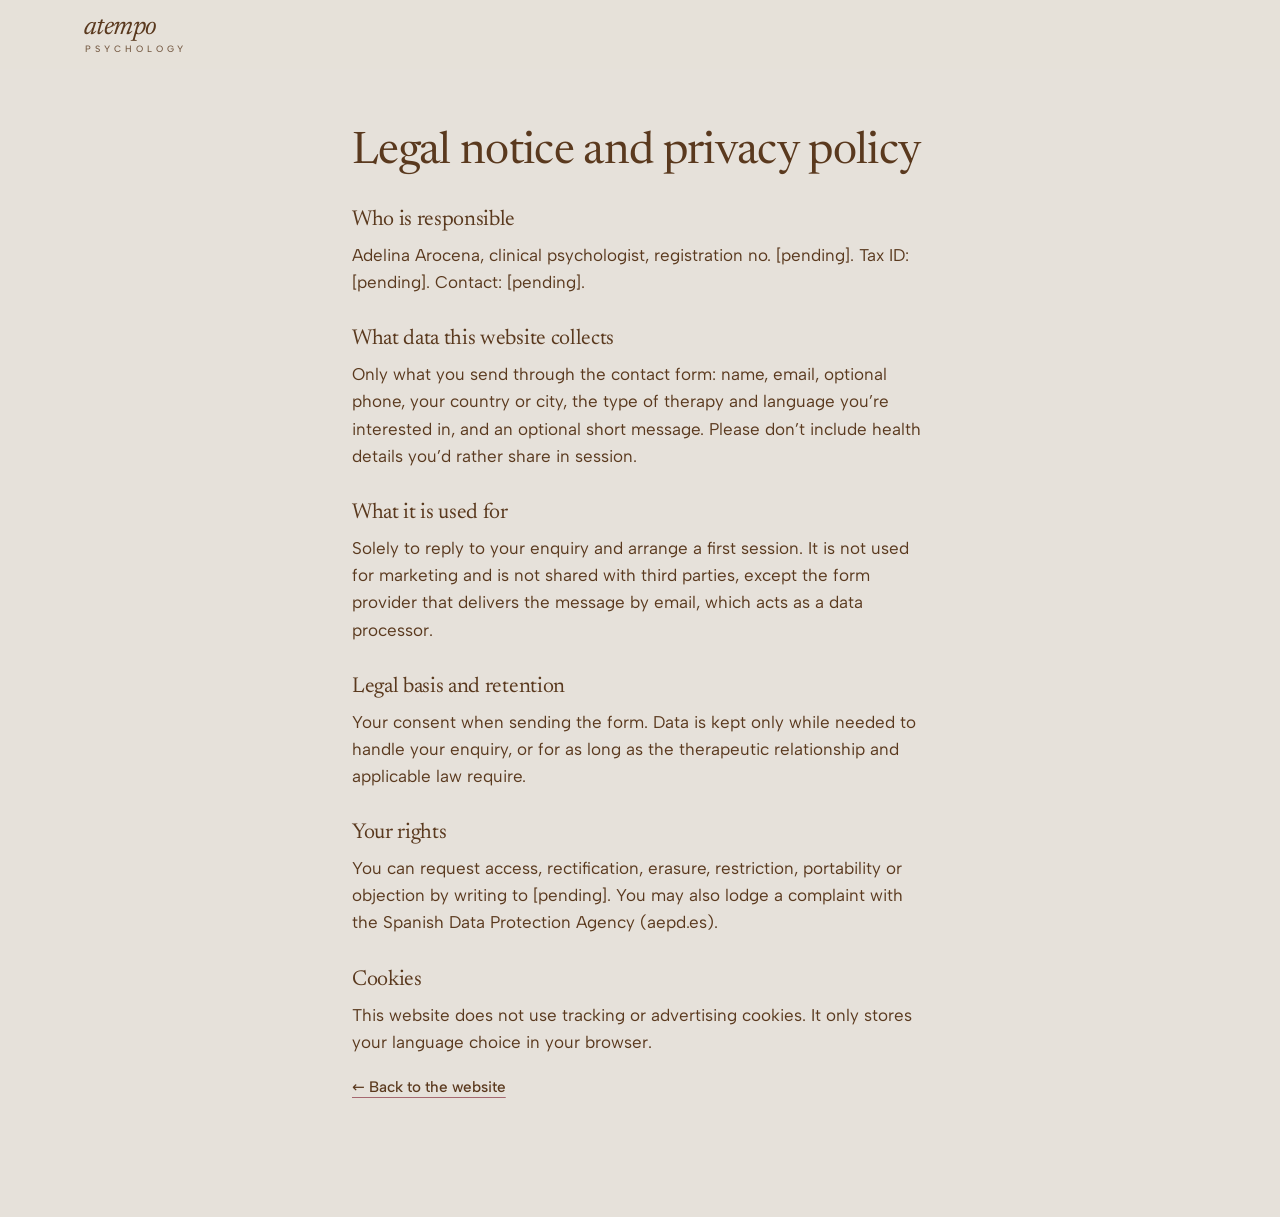
<file: en/privacy.html>
<!doctype html>
<html lang="en">
<head>
<meta charset="utf-8">
<meta name="viewport" content="width=device-width, initial-scale=1">
<title>Legal notice and privacy · Atempo Psychology</title>
<meta name="robots" content="noindex">
<link rel="icon" href="../assets/img/favicon.svg" type="image/svg+xml">
<link rel="stylesheet" href="../assets/css/site.css?v=mv6yrdzw">
<style>@font-face{font-family:"Newsreader";src:url(../assets/fonts/newsreader-latin-opsz-normal.woff2) format("woff2");font-weight:200 800;font-style:normal;font-display:swap}
@font-face{font-family:"Newsreader";src:url(../assets/fonts/newsreader-latin-opsz-italic.woff2) format("woff2");font-weight:200 800;font-style:italic;font-display:swap}
@font-face{font-family:"Albert Sans";src:url(../assets/fonts/albert-sans-latin-wght-normal.woff2) format("woff2");font-weight:100 900;font-style:normal;font-display:swap}
:root{--linen:#E6E1DA;--lav:#C2BECB;--brown:#5A391E;--rose:#A5676F;--serif:"Newsreader",Georgia,serif;--sans:"Albert Sans",system-ui,sans-serif}</style>
</head>
<body class="legal">
<header class="top"><a class="mark" href="./"><span class="mark__word">atempo</span><span class="mark__sub">psychology</span></a></header>
<main class="legal__body">
<h1>Legal notice and privacy policy</h1>
<h2>Who is responsible</h2>
<p>Adelina Arocena, clinical psychologist, registration no. [pending]. Tax ID: [pending]. Contact: [pending].</p>
<h2>What data this website collects</h2>
<p>Only what you send through the contact form: name, email, optional phone, your country or city, the type of therapy and language you’re interested in, and an optional short message. Please don’t include health details you’d rather share in session.</p>
<h2>What it is used for</h2>
<p>Solely to reply to your enquiry and arrange a first session. It is not used for marketing and is not shared with third parties, except the form provider that delivers the message by email, which acts as a data processor.</p>
<h2>Legal basis and retention</h2>
<p>Your consent when sending the form. Data is kept only while needed to handle your enquiry, or for as long as the therapeutic relationship and applicable law require.</p>
<h2>Your rights</h2>
<p>You can request access, rectification, erasure, restriction, portability or objection by writing to [pending]. You may also lodge a complaint with the Spanish Data Protection Agency (aepd.es).</p>
<h2>Cookies</h2>
<p>This website does not use tracking or advertising cookies. It only stores your language choice in your browser.</p>
<p><a class="link" href="./">← Back to the website</a></p>
</main>
</body>
</html>
</file>
<file: assets/css/site.css>
/* Atempo Psychology · Adelina Arocena
   Los colores y las fuentes se pueden cambiar desde /admin: el servidor añade un <style> con las variables.
   Colores sacados del Canva de Adelina (lavanda, marrón, rosa viejo, lino).
   Tipografías: Newsreader (titulares, con eje óptico) + Albert Sans (texto). */


:root{
  --linen:#E6E1DA;     /* fondo, del Canva */
  --paper:color-mix(in srgb,var(--linen) 55%,#fff);
  --lav:#C2BECB;       /* lavanda del Canva */
  --lav-soft:color-mix(in srgb,var(--lav) 60%,var(--linen));
  --brown:#5A391E;     /* texto y botones, del Canva */
  --brown-2:color-mix(in srgb,var(--brown) 80%,var(--linen));
  --rose:#A5676F;      /* acento del Canva: la línea, detalles */
  --line:color-mix(in srgb,var(--brown) 22%,transparent);
  --serif:"Newsreader",Georgia,"Times New Roman",serif;
  --sans:"Albert Sans",system-ui,-apple-system,"Segoe UI",sans-serif;
  --gut:clamp(16px,5vw,72px);
  --max:1240px;
}

*,*::before,*::after{box-sizing:border-box}
html{-webkit-text-size-adjust:100%;scroll-behavior:smooth;scroll-padding-top:84px}
body{margin:0;background:var(--linen);color:var(--brown);font:400 1.0625rem/1.6 var(--sans);font-feature-settings:"kern","liga";-webkit-font-smoothing:antialiased;text-rendering:optimizeLegibility}
img{max-width:100%;height:auto;display:block}
a{color:inherit}
h1,h2,h3{font-family:var(--serif);font-weight:400;margin:0;letter-spacing:-.015em;line-height:1.08;font-optical-sizing:auto}
h1 em,h2 em{font-style:italic;color:var(--rose)}
p{margin:0 0 1em}
:focus-visible{outline:2px solid var(--rose);outline-offset:3px}
::selection{background:var(--lav);color:var(--brown)}

.skip{position:absolute;left:-9999px;top:8px;background:var(--brown);color:var(--linen);padding:8px 12px;z-index:50}
.skip:focus{left:8px}

.kicker{font:500 .75rem/1 var(--sans);letter-spacing:.16em;text-transform:uppercase;color:var(--brown-2);margin:0 0 1.4rem;display:flex;align-items:center;gap:.8em}
.kicker::before{content:"";width:28px;height:1px;background:currentColor}

/* Botones y enlaces: rectos, sin sombra */
.btn{display:inline-block;background:var(--brown);color:var(--linen);text-decoration:none;font:500 .95rem/1 var(--sans);padding:1.05em 1.5em;border-radius:2px;border:1px solid var(--brown);transition:background .25s,color .25s}
.btn:hover{background:transparent;color:var(--brown)}
.btn--small{font-size:.82rem;padding:.8em 1.1em}
.link{font:500 .95rem/1 var(--sans);text-decoration:underline;text-decoration-color:var(--rose);text-underline-offset:.35em;text-decoration-thickness:1px}
.link:hover{text-decoration-thickness:2px}

/* Cabecera */
.top{position:sticky;top:0;z-index:20;display:flex;align-items:center;justify-content:space-between;gap:1rem;padding:14px max(var(--gut),calc((100vw - var(--max))/2 + var(--gut)));background:color-mix(in srgb,var(--linen) 92%,transparent);backdrop-filter:blur(8px);-webkit-backdrop-filter:blur(8px);border-bottom:1px solid transparent;transition:border-color .3s}
.top.is-scrolled{border-bottom-color:var(--line)}
.mark{display:inline-flex;flex-direction:column;text-decoration:none;line-height:1}
.mark__word{font:italic 400 1.7rem/1 var(--serif);letter-spacing:-.02em}
.mark__sub{font:500 .58rem/1 var(--sans);letter-spacing:.42em;text-transform:uppercase;margin-top:.35em;padding-left:.15em;color:var(--brown-2)}
.top__nav{display:none;gap:2rem}
.top__nav a{text-decoration:none;font-size:.9rem;position:relative}
.top__nav a::after{content:"";position:absolute;left:0;right:0;bottom:-4px;height:1px;background:var(--rose);transform:scaleX(0);transform-origin:left;transition:transform .3s}
.top__nav a:hover::after{transform:scaleX(1)}
.top__end{display:flex;align-items:center;gap:.9rem}
/* Selector de idioma: los dos visibles, el activo relleno */
.langs{display:flex;border:1px solid var(--brown);border-radius:2px;overflow:hidden}
.langs a{font:500 .8rem/1 var(--sans);letter-spacing:.06em;text-decoration:none;padding:.62em .85em;color:var(--brown);transition:background .2s,color .2s}
.langs a+a{border-left:1px solid var(--brown)}
.langs a.is-on{background:var(--brown);color:var(--linen)}
.langs a:not(.is-on):hover{background:var(--lav-soft)}
.langs__long{display:none}
@media (min-width:1100px){.langs__long{display:inline}.langs__short{display:none}}
@media (max-width:759px){.top__end .btn--small{display:none}}
@media (min-width:960px){.top__nav{display:flex}}

/* Hero */
.hero{position:relative;max-width:var(--max);margin:0 auto;padding:clamp(40px,7vw,96px) var(--gut) 0;display:grid;gap:clamp(36px,5vw,72px);grid-template-columns:1fr}
@media (min-width:880px){.hero{grid-template-columns:minmax(0,7fr) minmax(0,4.2fr);align-items:end}}
.entry{margin:0 0 clamp(28px,4vw,48px);max-width:30rem;padding-left:1rem;border-left:1px solid var(--rose)}
.entry dt{margin-bottom:.3rem}
.entry__term{font:italic 400 1.35rem/1.2 var(--serif)}
.entry__gram{font-size:.8rem;color:var(--brown-2);margin-left:.4em}
.entry dd{margin:0;font-size:.92rem;color:var(--brown-2);line-height:1.5}
.hero h1{font-size:clamp(2.4rem,6vw,4.4rem);font-weight:380;max-width:16ch}
.hero__lead{font-size:clamp(1.05rem,1.4vw,1.2rem);max-width:34rem;margin:1.6rem 0 2rem;color:var(--brown)}
.hero__actions{display:flex;flex-wrap:wrap;align-items:center;gap:1.4rem 2rem;margin:0}

.facts{list-style:none;margin:2.2rem 0 0;padding:1rem 0 0;border-top:1px solid var(--line);display:flex;flex-wrap:wrap;gap:.5rem 0;font-size:.85rem;color:var(--brown-2);max-width:36rem}
.facts li{display:flex;align-items:center}
.facts li:not(:last-child)::after{content:"";width:4px;height:4px;border-radius:50%;background:var(--rose);margin:0 .8rem}
.portrait{margin:0;justify-self:end;width:100%;max-width:420px}
.portrait__frame{aspect-ratio:4/5;background:var(--lav);overflow:hidden;position:relative}
.portrait__frame img{width:100%;height:100%;object-fit:cover;object-position:50% 30%}
.portrait__empty{position:absolute;inset:0;display:grid;place-items:center;background:
  repeating-linear-gradient(0deg,transparent 0 23px,color-mix(in srgb,var(--brown) 6%,transparent) 23px 24px),var(--lav)}
.portrait__empty span{font:italic 400 1.1rem/1 var(--serif);color:var(--brown-2);border-bottom:1px solid var(--rose);padding-bottom:.25em}
.portrait figcaption{font-size:.8rem;color:var(--brown-2);margin-top:.8rem;display:flex;gap:.6em;align-items:center}
.portrait figcaption::before{content:"";width:18px;height:1px;background:var(--rose)}

/* La línea que respira: 60 bpm de fondo, 6 respiraciones por minuto */
.pulse{grid-column:1/-1;height:80px;margin:clamp(0px,3vw,40px) calc(var(--gut) * -1) 0;overflow:hidden}
.pulse__svg{width:100%;height:100%;display:block;overflow:visible}
.pulse__path{fill:none;stroke:var(--rose);stroke-width:1.6;vector-effect:non-scaling-stroke}
.pulse__row{grid-column:1/-1;display:flex;flex-wrap:wrap;justify-content:space-between;align-items:baseline;gap:.6rem 1.5rem;margin-top:-.3rem}
.pulse__label{margin:0;font-size:.9rem;color:var(--brown-2);display:flex;flex-wrap:wrap;gap:.3em .9em;align-items:baseline;letter-spacing:.01em}
.pulse__note{font:italic 500 clamp(1.7rem,3vw,2.2rem)/1 var(--serif);color:var(--brown);white-space:nowrap;letter-spacing:-.01em}
.pulse__note svg{display:inline-block;vertical-align:-3px;margin-right:.2em}
.motion{background:none;border:0;padding:.4em 0;font:500 .7rem/1 var(--sans);letter-spacing:.08em;text-transform:uppercase;color:var(--brown-2);cursor:pointer;border-bottom:1px solid transparent}
.motion:hover{border-bottom-color:var(--rose)}
.no-js .motion,.reduced .motion{display:none}

/* Sobre mí: retícula asimétrica */
.about{max-width:var(--max);margin:0 auto;padding:clamp(80px,12vw,160px) var(--gut) clamp(60px,8vw,110px);display:grid;gap:2.2rem 4rem;grid-template-columns:1fr}
.about__title{font-size:clamp(1.8rem,3.4vw,2.75rem);max-width:22ch}
.about__body{max-width:36rem}
.about__creds h3{font:500 .75rem/1 var(--sans);letter-spacing:.16em;text-transform:uppercase;color:var(--brown-2);margin-bottom:1rem}
.about__creds ul{list-style:none;margin:0;padding:0}
.about__creds li{font:400 1.15rem/1.3 var(--serif);padding:.75rem 0;border-top:1px solid var(--line)}
.about__creds li:last-child{border-bottom:1px solid var(--line)}
.about__num{font-size:.85rem;color:var(--brown-2);margin-top:1rem}
@media (min-width:900px){
  .about{grid-template-columns:minmax(0,1fr) minmax(0,1.35fr) minmax(0,1fr)}
  .about .kicker{grid-column:1/-1}
  .about__title{grid-column:1/3}
  .about__body{grid-column:2/3}
  .about__creds{grid-column:3/4;grid-row:3/4;align-self:start}
  .quote{grid-column:1/3}
}
.quote{margin:clamp(30px,5vw,60px) 0 0;background:var(--lav);padding:clamp(28px,5vw,64px);position:relative}
.quote__title{font:italic 400 1.5rem/1.1 var(--serif);margin-bottom:1.2rem;color:var(--brown)}
.quote blockquote{margin:0;position:relative}
.quote blockquote p::before{content:"“";position:absolute;left:-.55em;top:-.12em;font-size:2.4em;line-height:1;color:var(--rose)}
.quote blockquote p::after{content:"”";font-size:2.4em;line-height:0;vertical-align:-.42em;margin-left:.08em;color:var(--rose)}
.quote blockquote p{font:400 clamp(1.15rem,1.8vw,1.4rem)/1.5 var(--serif);margin:0;max-width:40rem}
.quote figcaption{margin-top:1.4rem;font-size:.85rem;color:var(--brown-2)}
.quote figcaption::before{content:"— "}

/* Terapia: tres "movimientos" como en una partitura */
.help{background:var(--paper);padding:clamp(80px,11vw,150px) var(--gut)}
.help__head,.movements,.themes{max-width:var(--max);margin-left:auto;margin-right:auto}
.help__head h2{font-size:clamp(2rem,4vw,3.2rem);margin-bottom:clamp(36px,5vw,64px)}
.movements{list-style:none;padding:0;margin-top:0;margin-bottom:0}
.movement{display:grid;grid-template-columns:3.2rem 1fr;gap:.4rem 1rem;padding:clamp(22px,3vw,36px) 0;border-top:1px solid var(--line)}
.movement:last-child{border-bottom:1px solid var(--line)}
.movement__n{font:italic 400 1.3rem/1.4 var(--serif);color:var(--rose)}
.movement h3{font-size:clamp(1.5rem,2.6vw,2.1rem)}
.movement p{grid-column:2;max-width:34rem;margin:0;color:var(--brown)}
@media (min-width:880px){
  .movement{grid-template-columns:5rem minmax(0,1fr) minmax(0,1.1fr);align-items:baseline}
  .movement p{grid-column:3}
}
.themes{margin-top:clamp(56px,7vw,96px);display:grid;gap:1.2rem}
.themes h3{font:500 .75rem/1 var(--sans);letter-spacing:.16em;text-transform:uppercase;color:var(--brown-2)}
.themes h3{text-transform:none;letter-spacing:-.01em;font:400 clamp(1.4rem,2.6vw,2rem)/1.2 var(--serif);color:var(--brown);margin-bottom:.6rem}
.themes__list{list-style:none;padding:0;margin:0;font:400 clamp(1.15rem,1.8vw,1.35rem)/1.35 var(--serif);max-width:58rem;columns:1;column-gap:3rem}
@media (min-width:640px){.themes__list{columns:2}}
.themes__list li{break-inside:avoid;padding:.55rem 0 .55rem 1.4rem;position:relative;border-bottom:1px solid var(--line)}
.themes__list li::before{content:"";position:absolute;left:.1rem;top:1.05em;width:6px;height:6px;border-radius:50%;background:var(--rose)}
.themes__for{margin:1rem 0 0;font-size:1rem;color:var(--brown-2)}
.themes__for em{font:italic 400 1.15rem/1 var(--serif);color:var(--brown)}

/* Cómo empezar: cinco pasos sobre cinco líneas, como un pentagrama */
.steps{max-width:var(--max);margin:0 auto;padding:clamp(80px,11vw,150px) var(--gut);display:grid;gap:2.5rem}
@media (min-width:900px){.steps{grid-template-columns:minmax(0,1fr) minmax(0,1.8fr);gap:4rem}}
.steps h2{font-size:clamp(2rem,4vw,3.2rem);max-width:16ch}
.staff{list-style:none;margin:0;padding:0}
.staff li{display:grid;grid-template-columns:2.4rem minmax(0,1fr);gap:.2rem 1rem;padding:1.3rem 0;border-top:1px solid var(--brown)}
.staff li:last-child{border-bottom:1px solid var(--brown)}
.staff__n{font:italic 400 1.1rem/1.3 var(--serif);color:var(--rose)}
.staff h3{font-size:1.4rem}
.staff p{grid-column:2;margin:.2rem 0 0;color:var(--brown-2);max-width:34rem}
@media (min-width:700px){.staff li{grid-template-columns:2.4rem 12rem minmax(0,1fr);align-items:baseline}.staff p{grid-column:3;margin:0}}

/* Honorarios: como el programa de un concierto */
.fees{background:var(--brown);color:var(--linen);padding:clamp(80px,10vw,130px) var(--gut)}
.fees>*{max-width:46rem;margin-left:auto;margin-right:auto}
.fees .kicker{color:var(--lav)}
.fees h2{font-size:clamp(2rem,4vw,3rem);margin-bottom:2.4rem}
.programme{margin-top:0;margin-bottom:0}
.programme__row{display:flex;align-items:baseline;gap:.8rem;padding:.9rem 0}
.programme__row dt{font:400 clamp(1.25rem,2.2vw,1.6rem)/1.2 var(--serif)}
.programme__row::after{content:"";order:2;flex:1;border-bottom:1px dotted color-mix(in srgb,var(--linen) 45%,transparent);transform:translateY(-.35em)}
.programme__row dd{order:3;margin:0;font:italic 400 clamp(1.25rem,2.2vw,1.6rem)/1.2 var(--serif);color:var(--lav)}
.fees__note{margin-top:2rem;color:var(--lav-soft);font-size:.95rem}

/* Preguntas */
.faq{max-width:var(--max);margin:0 auto;padding:clamp(80px,11vw,150px) var(--gut);display:grid;gap:2.5rem}
@media (min-width:900px){.faq{grid-template-columns:minmax(0,1fr) minmax(0,1.8fr);gap:4rem}}
.faq h2{font-size:clamp(1.8rem,3.4vw,2.6rem);max-width:14ch}
.faq details{border-top:1px solid var(--line)}
.faq details:last-child{border-bottom:1px solid var(--line)}
.faq summary{cursor:pointer;list-style:none;padding:1.25rem 2.5rem 1.25rem 0;position:relative;font:400 1.25rem/1.3 var(--serif)}
.faq summary::-webkit-details-marker{display:none}
.faq summary::after{content:"";position:absolute;right:.4rem;top:50%;width:12px;height:1px;background:var(--rose);box-shadow:0 0 0 0 var(--rose)}
.faq summary::before{content:"";position:absolute;right:calc(.4rem + 5.5px);top:calc(50% - 5.5px);width:1px;height:12px;background:var(--rose);transition:transform .25s}
.faq details[open] summary::before{transform:scaleY(0)}
.faq details p{margin:0 0 1.4rem;max-width:40rem;color:var(--brown)}

/* Contacto */
.contact{background:var(--lav);padding:clamp(80px,11vw,150px) var(--gut);display:grid;gap:3rem}
.contact>*{min-width:0}
@media (min-width:960px){.contact{grid-template-columns:minmax(0,1fr) minmax(0,1.25fr);gap:5rem;padding-left:max(var(--gut),calc((100vw - var(--max))/2 + var(--gut)));padding-right:max(var(--gut),calc((100vw - var(--max))/2 + var(--gut)))}}
.contact h2{font-size:clamp(2rem,4vw,3.1rem);margin-bottom:1.4rem;max-width:14ch}
.contact__intro p{max-width:28rem}
.contact__direct a{text-decoration-color:var(--rose);text-underline-offset:.25em}
.contact__crisis{font-size:.88rem;color:var(--brown);border-left:2px solid var(--rose);padding-left:1rem;margin-top:2rem}
.form{display:grid;gap:1.6rem 1.6rem;grid-template-columns:1fr;align-content:start}
@media (min-width:640px){.form{grid-template-columns:1fr 1fr}.field--wide,.choice,.check,.form__end,.form__status{grid-column:1/-1}}
.form__hp{position:absolute;left:-9999px}
.field{display:flex;flex-direction:column;gap:.4rem}
.field label,.choice legend{font-size:.82rem;font-weight:500;letter-spacing:.02em}
.field input,.field textarea{font:inherit;color:var(--brown);background:transparent;border:0;border-bottom:1px solid var(--brown);border-radius:0;padding:.55rem 0;width:100%}
.field textarea{resize:vertical;min-height:5.5rem}
.field input:focus,.field textarea:focus{outline:none;border-bottom-color:var(--rose);box-shadow:0 1px 0 0 var(--rose)}
.field small{font-size:.78rem;color:var(--brown-2)}
.choice{border:0;margin:0;padding:0;display:flex;flex-wrap:wrap;gap:.6rem}
.choice legend{margin-bottom:.7rem;padding:0}
.choice label{position:relative;cursor:pointer}
.choice input{position:absolute;opacity:0;inset:0;cursor:pointer}
.choice span{display:inline-block;padding:.55em 1em;border:1px solid var(--brown);font-size:.9rem;border-radius:2px;transition:background .2s,color .2s}
.choice input:checked+span{background:var(--brown);color:var(--lav)}
.choice input:focus-visible+span{outline:2px solid var(--rose);outline-offset:2px}
.check{display:flex;gap:.7rem;align-items:flex-start;font-size:.9rem;cursor:pointer}
.check input{accent-color:var(--brown);width:1.05rem;height:1.05rem;margin:.2rem 0 0;flex:none}
.check a{text-underline-offset:.2em}
.form__end{margin:0}
.form__status{margin:0;font-size:.95rem;min-height:1.4em}
.form__status.is-error{color:#7d2b2b}
.form .is-invalid{border-bottom-color:#7d2b2b}

/* Pie */
.foot{padding:56px var(--gut) 40px;display:grid;gap:.6rem;font-size:.88rem;color:var(--brown-2)}
.foot p{margin:0}
.mark--foot{color:var(--brown);margin-bottom:.6rem}
.foot__links{display:flex;flex-wrap:wrap;gap:1.4rem;margin-top:.6rem!important}
.foot__links a{text-decoration-color:var(--rose);text-underline-offset:.2em}
.foot__small{font-size:.75rem;margin-top:1.4rem!important}

/* Aparición al hacer scroll (solo con JS y sin movimiento reducido) */
.js .reveal{opacity:0;transform:translateY(14px);transition:opacity .9s ease,transform .9s cubic-bezier(.2,.7,.2,1)}
.js .reveal.is-in{opacity:1;transform:none}
@media (prefers-reduced-motion:reduce){
  html{scroll-behavior:auto}
  .js .reveal{opacity:1;transform:none;transition:none}
}

/* Páginas legales */
.legal__body{max-width:44rem;margin:0 auto;padding:60px var(--gut) 100px}
.legal__body h1{font-size:clamp(2rem,4vw,2.8rem);margin-bottom:2rem}
.legal__body h2{font-size:1.35rem;margin:2rem 0 .6rem}

/* Barra fija de reserva en móvil: aparece al pasar el hero y se esconde al llegar al formulario */
.dock{display:none}
@media (max-width:759px){
  .dock{display:block;position:fixed;left:12px;right:12px;bottom:calc(12px + env(safe-area-inset-bottom));z-index:30;text-align:center;background:var(--brown);color:var(--linen);text-decoration:none;font:500 1rem/1 var(--sans);padding:1.05em 1em;border-radius:2px;transform:translateY(160%);transition:transform .35s cubic-bezier(.2,.7,.2,1)}
  .dock.is-on{transform:none}
  .foot{padding-bottom:110px}
}
@media (prefers-reduced-motion:reduce){.dock{transition:none}}

.about__sub{font:500 .75rem/1 var(--sans);letter-spacing:.16em;text-transform:uppercase;color:var(--brown-2);margin:2rem 0 1rem}
.fees__info{margin:2.4rem 0 0;display:grid;gap:1.2rem;border-top:1px solid color-mix(in srgb,var(--linen) 25%,transparent);padding-top:1.6rem}
.fees__info dt{font:500 .75rem/1 var(--sans);letter-spacing:.16em;text-transform:uppercase;color:var(--lav);margin-bottom:.4rem}
.fees__info dd{margin:0;color:var(--linen)}

/* Sobre lavanda el marrón secundario no llega a 4.5:1; ahí se usa el principal */
.quote,.contact,.portrait__frame{--brown-2:var(--brown)}
.dock{box-shadow:0 0 0 1px color-mix(in srgb,var(--linen) 70%,transparent)}
@media (max-width:879px){.hero{row-gap:28px}.pulse{height:56px;margin-top:4px}}

/* ---------- Móvil (ajustado al medir la web a 390 px) ---------- */
.menu-btn{display:none}
.sheet{display:none}
@media (max-width:959px){
  .menu-btn{display:inline-flex;align-items:center;gap:.55em;appearance:none;background:none;border:0;padding:.7em .2em;font:500 .8rem/1 var(--sans);letter-spacing:.08em;text-transform:uppercase;color:var(--brown);cursor:pointer}
  .menu-btn::before{content:"";width:18px;height:7px;border-top:1.5px solid currentColor;border-bottom:1.5px solid currentColor}
  .menu-btn[aria-expanded="true"]::before{height:0;border-bottom:0}
  .sheet{display:block;position:fixed;inset:0;z-index:25;background:var(--linen);padding:96px var(--gut) 40px;opacity:0;visibility:hidden;transition:opacity .25s,visibility .25s;overflow-y:auto}
  .sheet.is-open{opacity:1;visibility:visible}
  .sheet ol{list-style:none;margin:0;padding:0;counter-reset:s}
  .sheet li{border-top:1px solid var(--line);counter-increment:s}
  .sheet li:last-child{border-bottom:1px solid var(--line)}
  .sheet ol a{display:flex;align-items:baseline;gap:1rem;padding:1.05rem 0;text-decoration:none;font:400 1.9rem/1.1 var(--serif)}
  .sheet ol a::before{content:counter(s,upper-roman) ".";font:italic 400 1rem/1 var(--serif);color:var(--rose);width:2rem}
  .sheet .btn{margin-top:2rem}
  .menu-open{overflow:hidden}
  .menu-open .top{z-index:30;background:var(--linen)}
  .sheet .btn{display:block;text-align:center}
}
@media (max-width:759px){
  .top{padding-top:10px;padding-bottom:10px}
  .top__end{gap:.6rem}
  .langs a{padding:.72em .8em}
  .mark__word{font-size:1.55rem}

  /* Hero: la foto deja de ocupar una pantalla entera */
  .hero{padding-top:28px;row-gap:24px}
  .hero__lead{margin:1.2rem 0 1.6rem}
  .hero__actions{gap:1rem 1.6rem}
  .portrait{width:78%;justify-self:end}
  .portrait__frame{aspect-ratio:4/5}
  .pulse{height:48px;margin-top:0}
  .pulse__row{gap:.2rem 1rem;margin-top:-.5rem}
  .pulse__note{font-size:1.6rem}

  /* Menos aire entre secciones: en móvil 80 px arriba y abajo se sienten vacíos */
  .about{padding-top:64px;padding-bottom:48px;gap:1.6rem}
  .help,.steps,.faq,.fees,.contact{padding-top:60px;padding-bottom:60px}
  .steps,.faq{gap:1.6rem}
  .kicker{margin-bottom:1rem}
  .help__head h2{margin-bottom:28px}
  .quote{margin-top:12px;padding:28px 24px 26px 34px}
  .quote blockquote p::before{left:-.5em}

  .movement{grid-template-columns:2.2rem 1fr;padding:18px 0}
  .movement p{margin-top:.3rem}
  .themes{margin-top:44px}
  .themes__list li{padding:.45rem 0 .45rem 1.3rem}
  .themes__list li::before{top:.95em}
  .staff li{grid-template-columns:2rem minmax(0,1fr);padding:1rem 0}
  .staff h3{font-size:1.3rem}
  .programme__row{padding:.7rem 0}
  .fees h2{margin-bottom:1.6rem}
  .faq summary{font-size:1.15rem;padding:1.05rem 2.2rem 1.05rem 0}

  /* Formulario más compacto */
  .contact{gap:2rem}
  .form{gap:1.15rem}
  .field input{padding:.45rem 0}
  .choice legend{margin-bottom:.5rem}
  .choice span{padding:.6em .95em}

  /* Botón fijo más ligero */
  .dock{left:auto;right:12px;padding:.85em 1.2em;font-size:.95rem}
  .foot{padding-top:44px}
}
</file>
